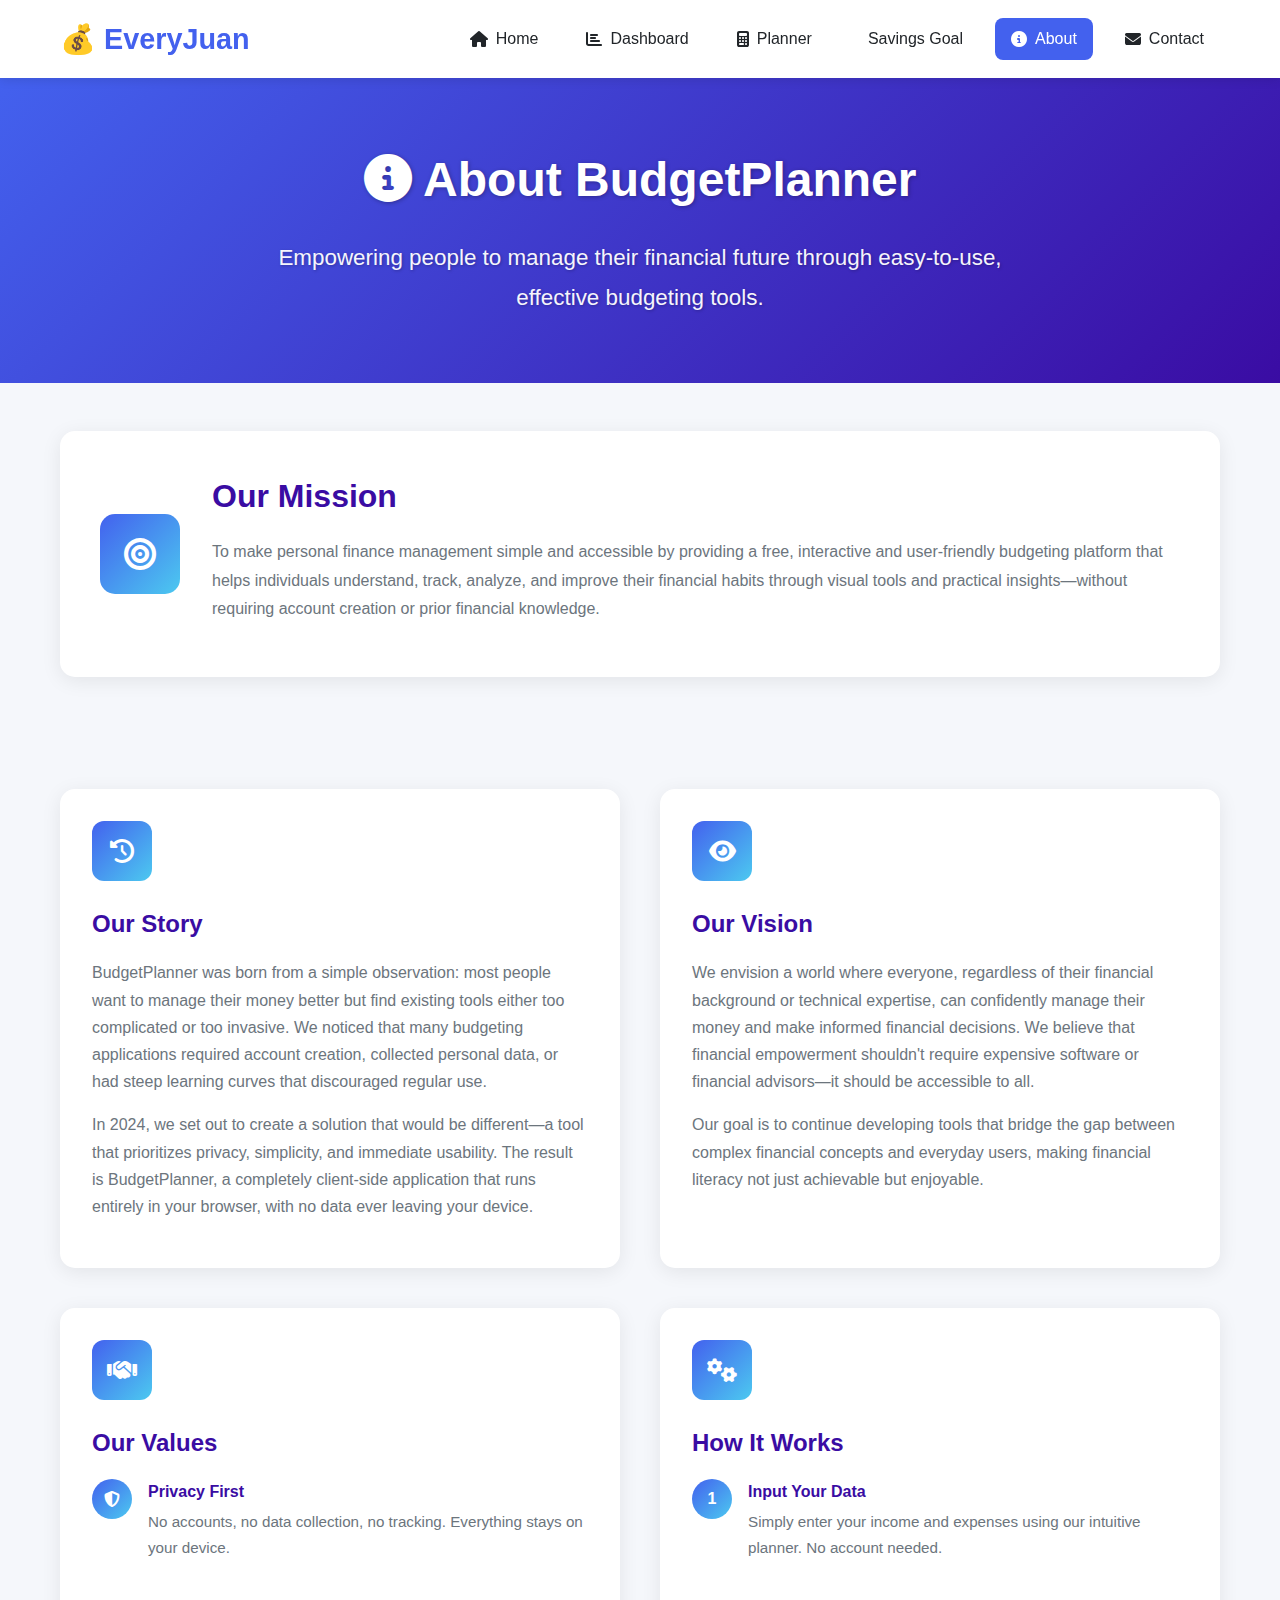
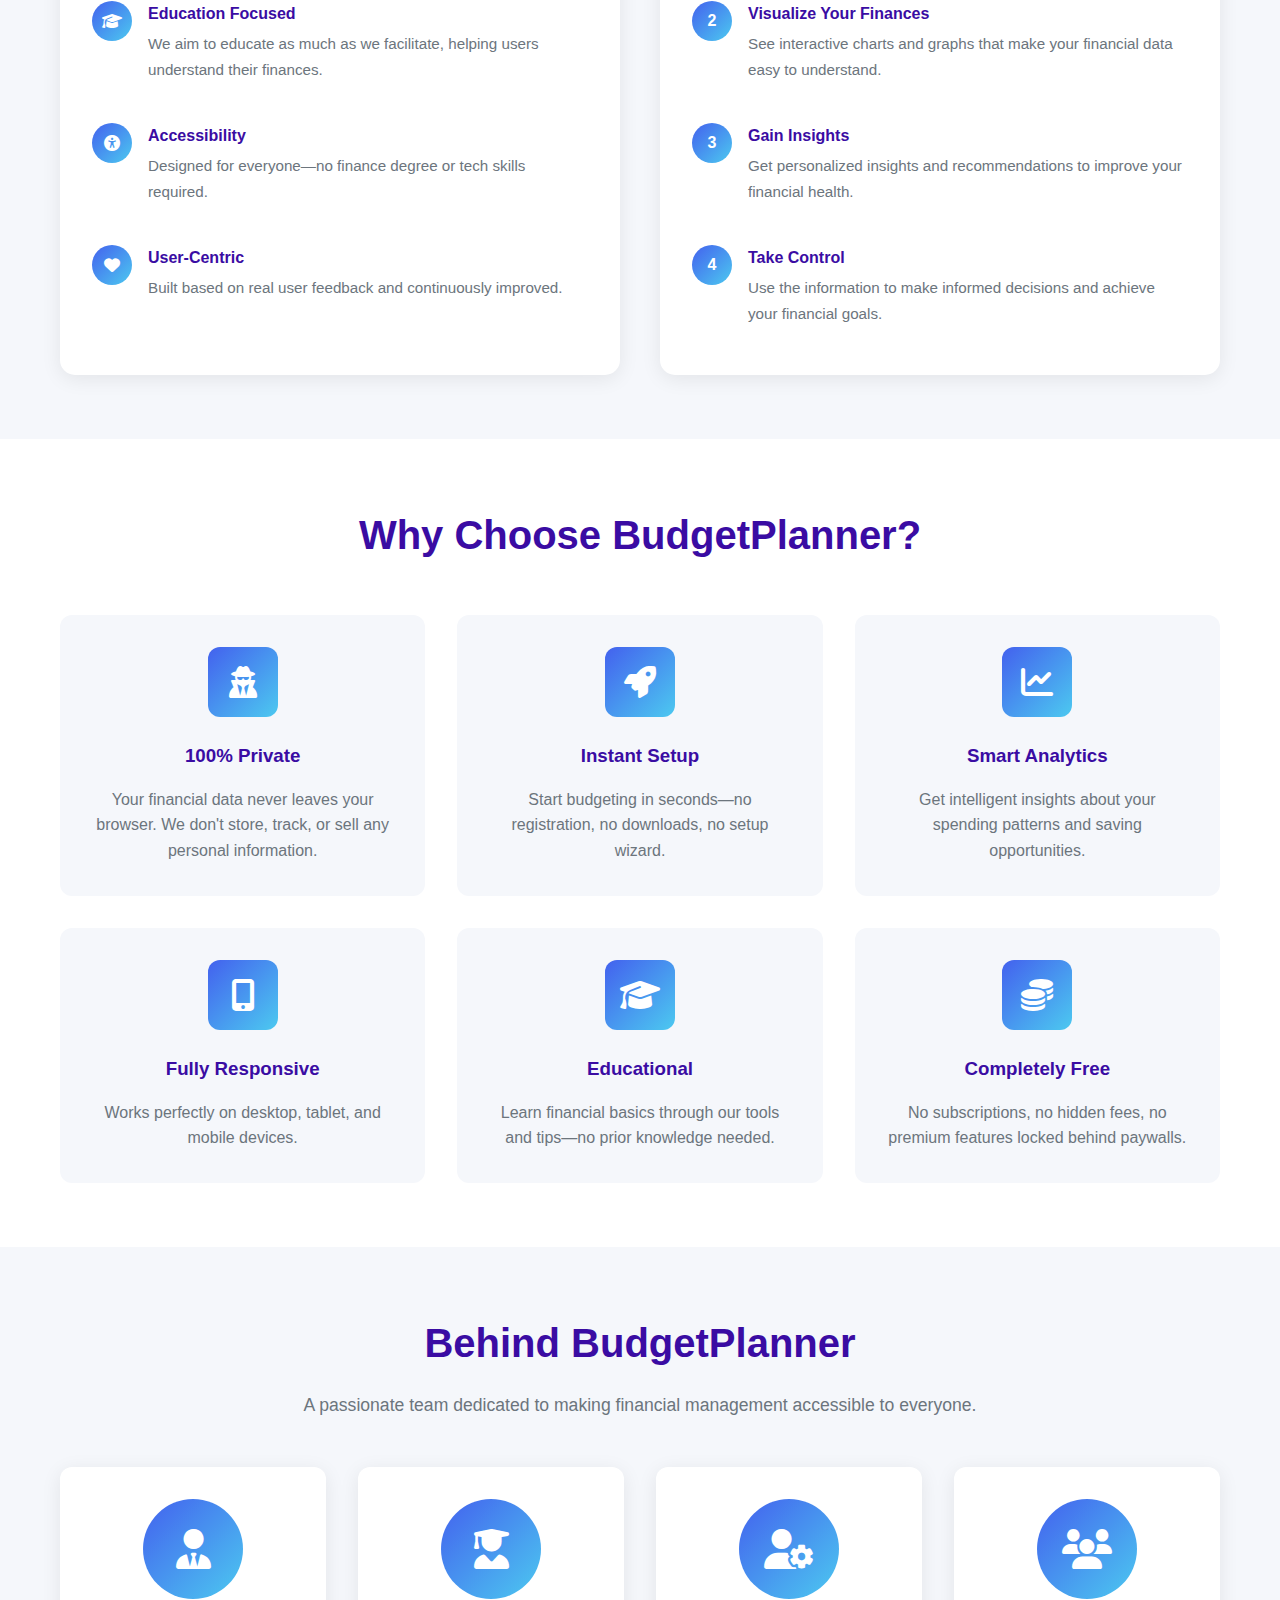
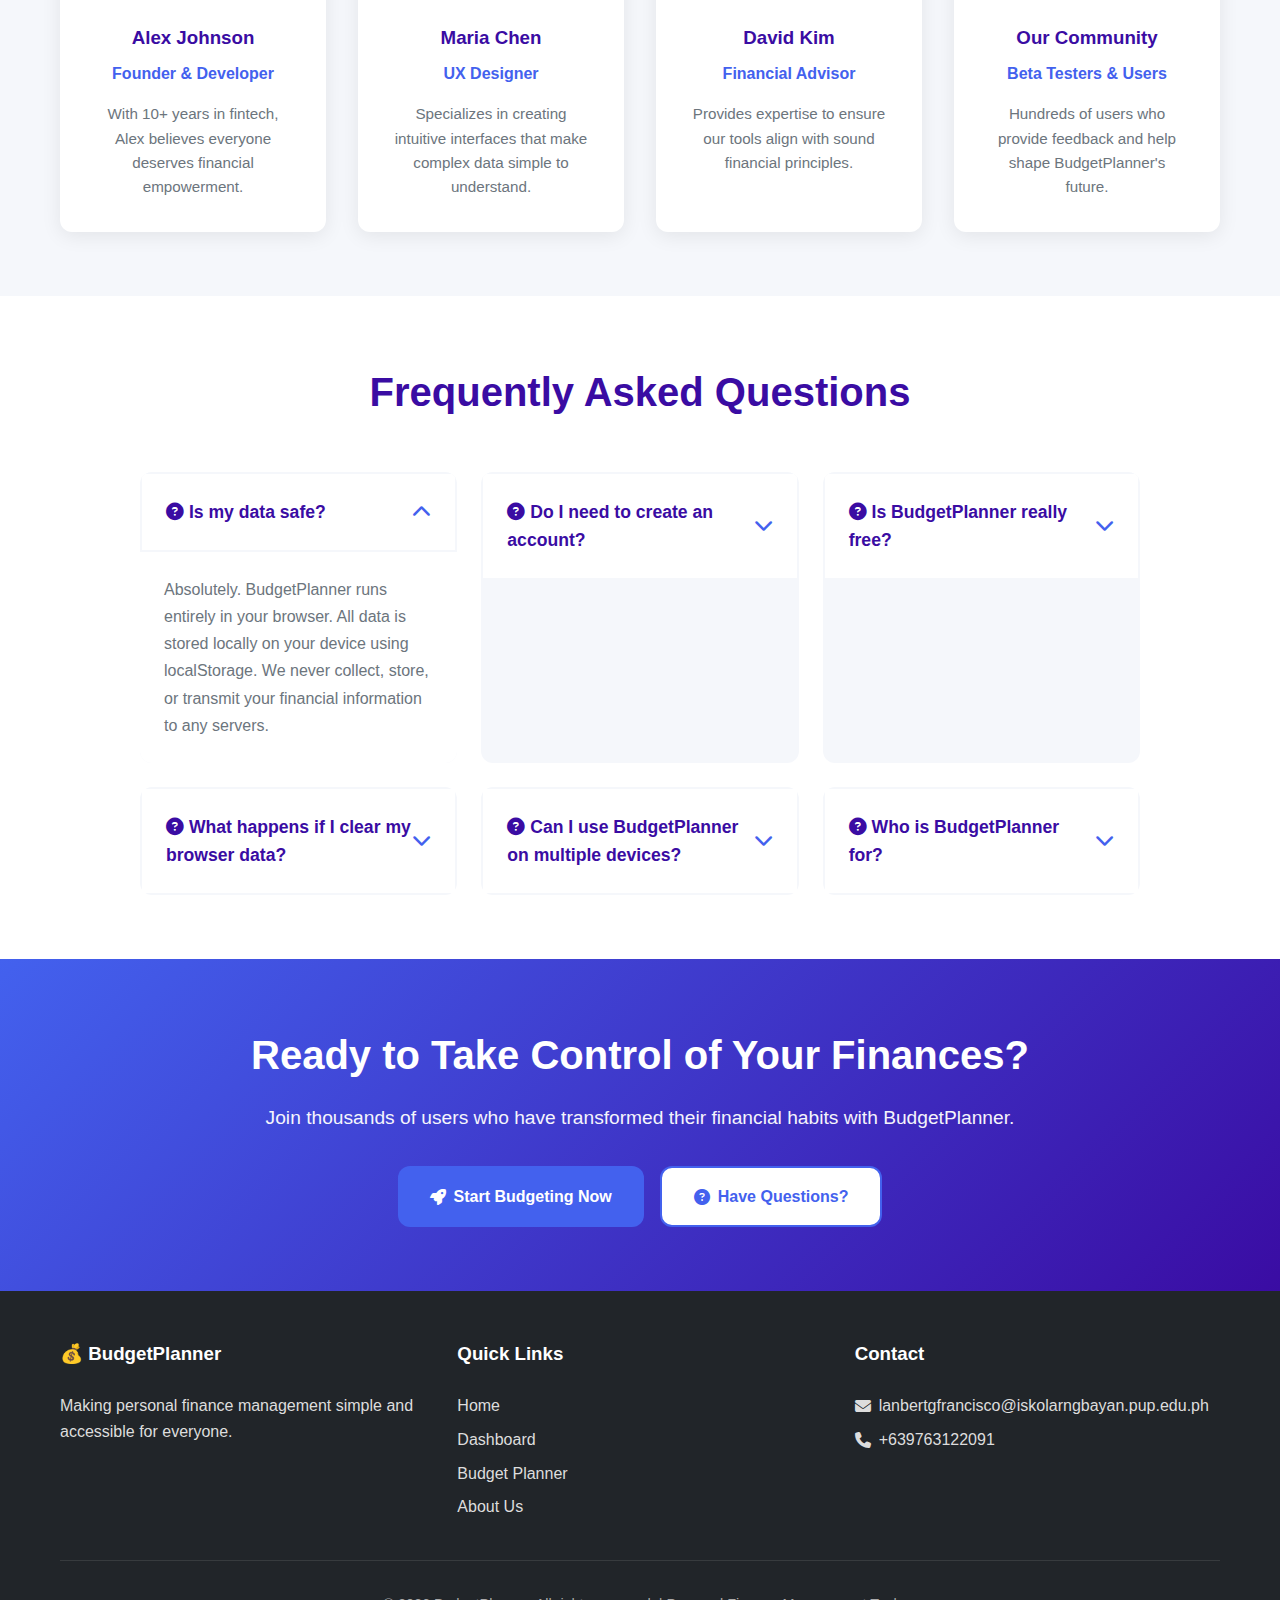
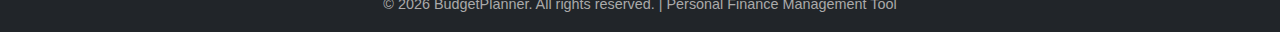
<file: About.html>
<!DOCTYPE html>
<html lang="en">
<head>
    <meta charset="UTF-8">
    <meta name="viewport" content="width=device-width, initial-scale=1.0">
    <title>About Us | BudgetPlanner</title>
    <link rel="stylesheet" href="style.css">
    <link rel="stylesheet" href="https://cdnjs.cloudflare.com/ajax/libs/font-awesome/6.4.0/css/all.min.css">
</head>
<body>
    <!-- Navigation -->
    <nav class="navbar">
        <div class="container">
            <a href="index.html" class="logo">💰 EveryJuan</a>
            <ul class="nav-links">
                <li><a href="index.html"><i class="fas fa-home"></i> Home</a></li>
                <li><a href="dashboard.html"><i class="fas fa-chart-bar"></i> Dashboard</a></li>
                <li><a href="planner.html"><i class="fas fa-calculator"></i> Planner</a></li>
                <li><a href="savings-goal.html"><i class="fas fa-target"></i> Savings Goal</a></li>
                <li><a href="about.html" class="active"><i class="fas fa-info-circle"></i> About</a></li>
                <li><a href="contact.html"><i class="fas fa-envelope"></i> Contact</a></li>
            </ul>
            <button class="menu-toggle">
                <i class="fas fa-bars"></i>
            </button>
        </div>
    </nav>

    <!-- Hero Section -->
    <section class="about-hero">
        <div class="container">
            <div class="hero-content">
                <h1><i class="fas fa-info-circle"></i> About BudgetPlanner</h1>
                <p class="hero-subtitle">Empowering people to manage their financial future through easy-to-use, effective budgeting tools.</p>
            </div>
        </div>
    </section>

    <!-- Mission Statement -->
    <section class="mission-section">
        <div class="container">
            <div class="mission-card">
                <div class="mission-icon">
                    <i class="fas fa-bullseye"></i>
                </div>
                <div class="mission-content">
                    <h2>Our Mission</h2>
                    <p>To make personal finance management simple and accessible by providing a free, interactive and user-friendly budgeting platform that helps individuals understand, track, analyze, and improve their financial habits through visual tools and practical insights—without requiring account creation or prior financial knowledge.</p>
                </div>
            </div>
        </div>
    </section>

    <!-- About Content -->
    <section class="about-content">
        <div class="container">
            <div class="about-grid">
                <!-- Project Story -->
                <div class="about-card">
                    <div class="about-icon">
                        <i class="fas fa-history"></i>
                    </div>
                    <h3>Our Story</h3>
                    <p>BudgetPlanner was born from a simple observation: most people want to manage their money better but find existing tools either too complicated or too invasive. We noticed that many budgeting applications required account creation, collected personal data, or had steep learning curves that discouraged regular use.</p>
                    <p>In 2024, we set out to create a solution that would be different—a tool that prioritizes privacy, simplicity, and immediate usability. The result is BudgetPlanner, a completely client-side application that runs entirely in your browser, with no data ever leaving your device.</p>
                </div>

                <!-- Vision -->
                <div class="about-card">
                    <div class="about-icon">
                        <i class="fas fa-eye"></i>
                    </div>
                    <h3>Our Vision</h3>
                    <p>We envision a world where everyone, regardless of their financial background or technical expertise, can confidently manage their money and make informed financial decisions. We believe that financial empowerment shouldn't require expensive software or financial advisors—it should be accessible to all.</p>
                    <p>Our goal is to continue developing tools that bridge the gap between complex financial concepts and everyday users, making financial literacy not just achievable but enjoyable.</p>
                </div>

                <!-- Values -->
                <div class="about-card">
                    <div class="about-icon">
                        <i class="fas fa-handshake"></i>
                    </div>
                    <h3>Our Values</h3>
                    <div class="values-list">
                        <div class="value-item">
                            <i class="fas fa-shield-alt"></i>
                            <div>
                                <h4>Privacy First</h4>
                                <p>No accounts, no data collection, no tracking. Everything stays on your device.</p>
                            </div>
                        </div>
                        <div class="value-item">
                            <i class="fas fa-graduation-cap"></i>
                            <div>
                                <h4>Education Focused</h4>
                                <p>We aim to educate as much as we facilitate, helping users understand their finances.</p>
                            </div>
                        </div>
                        <div class="value-item">
                            <i class="fas fa-universal-access"></i>
                            <div>
                                <h4>Accessibility</h4>
                                <p>Designed for everyone—no finance degree or tech skills required.</p>
                            </div>
                        </div>
                        <div class="value-item">
                            <i class="fas fa-heart"></i>
                            <div>
                                <h4>User-Centric</h4>
                                <p>Built based on real user feedback and continuously improved.</p>
                            </div>
                        </div>
                    </div>
                </div>

                <!-- How It Works -->
                <div class="about-card">
                    <div class="about-icon">
                        <i class="fas fa-cogs"></i>
                    </div>
                    <h3>How It Works</h3>
                    <div class="work-steps">
                        <div class="step">
                            <div class="step-number">1</div>
                            <div class="step-content">
                                <h4>Input Your Data</h4>
                                <p>Simply enter your income and expenses using our intuitive planner. No account needed.</p>
                            </div>
                        </div>
                        <div class="step">
                            <div class="step-number">2</div>
                            <div class="step-content">
                                <h4>Visualize Your Finances</h4>
                                <p>See interactive charts and graphs that make your financial data easy to understand.</p>
                            </div>
                        </div>
                        <div class="step">
                            <div class="step-number">3</div>
                            <div class="step-content">
                                <h4>Gain Insights</h4>
                                <p>Get personalized insights and recommendations to improve your financial health.</p>
                            </div>
                        </div>
                        <div class="step">
                            <div class="step-number">4</div>
                            <div class="step-content">
                                <h4>Take Control</h4>
                                <p>Use the information to make informed decisions and achieve your financial goals.</p>
                            </div>
                        </div>
                    </div>
                </div>
            </div>
        </div>
    </section>

    <!-- Features Highlight -->
    <section class="features-highlight">
        <div class="container">
            <h2>Why Choose BudgetPlanner?</h2>
            <div class="features-grid">
                <div class="feature-highlight">
                    <div class="feature-icon">
                        <i class="fas fa-user-secret"></i>
                    </div>
                    <h3>100% Private</h3>
                    <p>Your financial data never leaves your browser. We don't store, track, or sell any personal information.</p>
                </div>
                <div class="feature-highlight">
                    <div class="feature-icon">
                        <i class="fas fa-rocket"></i>
                    </div>
                    <h3>Instant Setup</h3>
                    <p>Start budgeting in seconds—no registration, no downloads, no setup wizard.</p>
                </div>
                <div class="feature-highlight">
                    <div class="feature-icon">
                        <i class="fas fa-chart-line"></i>
                    </div>
                    <h3>Smart Analytics</h3>
                    <p>Get intelligent insights about your spending patterns and saving opportunities.</p>
                </div>
                <div class="feature-highlight">
                    <div class="feature-icon">
                        <i class="fas fa-mobile-alt"></i>
                    </div>
                    <h3>Fully Responsive</h3>
                    <p>Works perfectly on desktop, tablet, and mobile devices.</p>
                </div>
                <div class="feature-highlight">
                    <div class="feature-icon">
                        <i class="fas fa-graduation-cap"></i>
                    </div>
                    <h3>Educational</h3>
                    <p>Learn financial basics through our tools and tips—no prior knowledge needed.</p>
                </div>
                <div class="feature-highlight">
                    <div class="feature-icon">
                        <i class="fas fa-coins"></i>
                    </div>
                    <h3>Completely Free</h3>
                    <p>No subscriptions, no hidden fees, no premium features locked behind paywalls.</p>
                </div>
            </div>
        </div>
    </section>

    <!-- Team Section -->
    <section class="team-section">
        <div class="container">
            <h2>Behind BudgetPlanner</h2>
            <p class="section-subtitle">A passionate team dedicated to making financial management accessible to everyone.</p>
            
            <div class="team-grid">
                <div class="team-member">
                    <div class="member-avatar">
                        <i class="fas fa-user-tie"></i>
                    </div>
                    <h3>Alex Johnson</h3>
                    <p class="member-role">Founder & Developer</p>
                    <p class="member-bio">With 10+ years in fintech, Alex believes everyone deserves financial empowerment.</p>
                </div>
                
                <div class="team-member">
                    <div class="member-avatar">
                        <i class="fas fa-user-graduate"></i>
                    </div>
                    <h3>Maria Chen</h3>
                    <p class="member-role">UX Designer</p>
                    <p class="member-bio">Specializes in creating intuitive interfaces that make complex data simple to understand.</p>
                </div>
                
                <div class="team-member">
                    <div class="member-avatar">
                        <i class="fas fa-user-cog"></i>
                    </div>
                    <h3>David Kim</h3>
                    <p class="member-role">Financial Advisor</p>
                    <p class="member-bio">Provides expertise to ensure our tools align with sound financial principles.</p>
                </div>
                
                <div class="team-member">
                    <div class="member-avatar">
                        <i class="fas fa-users"></i>
                    </div>
                    <h3>Our Community</h3>
                    <p class="member-role">Beta Testers & Users</p>
                    <p class="member-bio">Hundreds of users who provide feedback and help shape BudgetPlanner's future.</p>
                </div>
            </div>
        </div>
    </section>

    <!-- FAQ Section -->
    <section class="faq-section">
        <div class="container">
            <h2>Frequently Asked Questions</h2>
            <div class="faq-grid">
                <div class="faq-item">
                    <div class="faq-question">
                        <h3><i class="fas fa-question-circle"></i> Is my data safe?</h3>
                        <button class="faq-toggle"><i class="fas fa-chevron-down"></i></button>
                    </div>
                    <div class="faq-answer">
                        <p>Absolutely. BudgetPlanner runs entirely in your browser. All data is stored locally on your device using localStorage. We never collect, store, or transmit your financial information to any servers.</p>
                    </div>
                </div>
                
                <div class="faq-item">
                    <div class="faq-question">
                        <h3><i class="fas fa-question-circle"></i> Do I need to create an account?</h3>
                        <button class="faq-toggle"><i class="fas fa-chevron-down"></i></button>
                    </div>
                    <div class="faq-answer">
                        <p>No account creation is required! You can start using BudgetPlanner immediately. This also means you don't need to remember another username and password.</p>
                    </div>
                </div>
                
                <div class="faq-item">
                    <div class="faq-question">
                        <h3><i class="fas fa-question-circle"></i> Is BudgetPlanner really free?</h3>
                        <button class="faq-toggle"><i class="fas fa-chevron-down"></i></button>
                    </div>
                    <div class="faq-answer">
                        <p>Yes, completely free. There are no hidden fees, subscription plans, or premium features. We believe financial tools should be accessible to everyone regardless of their economic situation.</p>
                    </div>
                </div>
                
                <div class="faq-item">
                    <div class="faq-question">
                        <h3><i class="fas fa-question-circle"></i> What happens if I clear my browser data?</h3>
                        <button class="faq-toggle"><i class="fas fa-chevron-down"></i></button>
                    </div>
                    <div class="faq-answer">
                        <p>Since data is stored locally, clearing your browser cache will delete your budget data. We recommend using the Export feature regularly to backup your data. You can import it back anytime.</p>
                    </div>
                </div>
                
                <div class="faq-item">
                    <div class="faq-question">
                        <h3><i class="fas fa-question-circle"></i> Can I use BudgetPlanner on multiple devices?</h3>
                        <button class="faq-toggle"><i class="fas fa-chevron-down"></i></button>
                    </div>
                    <div class="faq-answer">
                        <p>Yes, but you'll need to export your data from one device and import it on another. Since we don't sync data to the cloud, you manually manage transfers between devices using our Export/Import feature.</p>
                    </div>
                </div>
                
                <div class="faq-item">
                    <div class="faq-question">
                        <h3><i class="fas fa-question-circle"></i> Who is BudgetPlanner for?</h3>
                        <button class="faq-toggle"><i class="fas fa-chevron-down"></i></button>
                    </div>
                    <div class="faq-answer">
                        <p>Anyone who wants to better understand and manage their finances! Students, professionals, families, retirees—if you have income and expenses, BudgetPlanner can help you organize and optimize them.</p>
                    </div>
                </div>
            </div>
        </div>
    </section>

    <!-- Call to Action -->
    <section class="cta-section">
        <div class="container">
            <div class="cta-content">
                <h2>Ready to Take Control of Your Finances?</h2>
                <p>Join thousands of users who have transformed their financial habits with BudgetPlanner.</p>
                <div class="cta-buttons">
                    <a href="planner.html" class="btn btn-primary">
                        <i class="fas fa-rocket"></i> Start Budgeting Now
                    </a>
                    <a href="contact.html" class="btn btn-secondary">
                        <i class="fas fa-question-circle"></i> Have Questions?
                    </a>
                </div>
            </div>
        </div>
    </section>

    <!-- Footer -->
    <footer class="footer">
        <div class="container">
            <div class="footer-content">
                <div class="footer-section">
                    <h3>💰 BudgetPlanner</h3>
                    <p>Making personal finance management simple and accessible for everyone.</p>
                </div>
                <div class="footer-section">
                    <h3>Quick Links</h3>
                    <ul>
                        <li><a href="index.html">Home</a></li>
                        <li><a href="dashboard.html">Dashboard</a></li>
                        <li><a href="planner.html">Budget Planner</a></li>
                        <li><a href="about.html">About Us</a></li>
                    </ul>
                </div>
                <div class="footer-section">
                    <h3>Contact</h3>
                    <p><i class="fas fa-envelope"></i> lanbertgfrancisco@iskolarngbayan.pup.edu.ph</p>
                    <p><i class="fas fa-phone"></i> +639763122091</p>
                </div>
            </div>
            <div class="footer-bottom">
                <p>&copy; <span id="current-year">2024</span> BudgetPlanner. All rights reserved. | Personal Finance Management Tool</p>
            </div>
        </div>
    </footer>

    <!-- JavaScript for FAQ and current year -->
    <script>
        document.addEventListener('DOMContentLoaded', function() {
            // Set current year
            document.getElementById('current-year').textContent = new Date().getFullYear();
            
            // FAQ toggle functionality
            const faqToggles = document.querySelectorAll('.faq-toggle');
            faqToggles.forEach(toggle => {
                toggle.addEventListener('click', function() {
                    const faqItem = this.closest('.faq-item');
                    const answer = faqItem.querySelector('.faq-answer');
                    const icon = this.querySelector('i');
                    
                    // Toggle answer visibility
                    answer.style.display = answer.style.display === 'block' ? 'none' : 'block';
                    
                    // Rotate icon
                    icon.style.transform = answer.style.display === 'block' ? 'rotate(180deg)' : 'rotate(0deg)';
                    
                    // Update aria-expanded
                    const isExpanded = answer.style.display === 'block';
                    this.setAttribute('aria-expanded', isExpanded);
                });
            });
            
            // Open first FAQ by default
            if (faqToggles.length > 0) {
                faqToggles[0].click();
            }
            
            // Menu toggle for mobile
            const menuToggle = document.querySelector('.menu-toggle');
            const navLinks = document.querySelector('.nav-links');
            
            if (menuToggle) {
                menuToggle.addEventListener('click', () => {
                    navLinks.classList.toggle('active');
                });
            }
        });
    </script>

    <script src="script.js"></script>
</body>
</html>
</file>
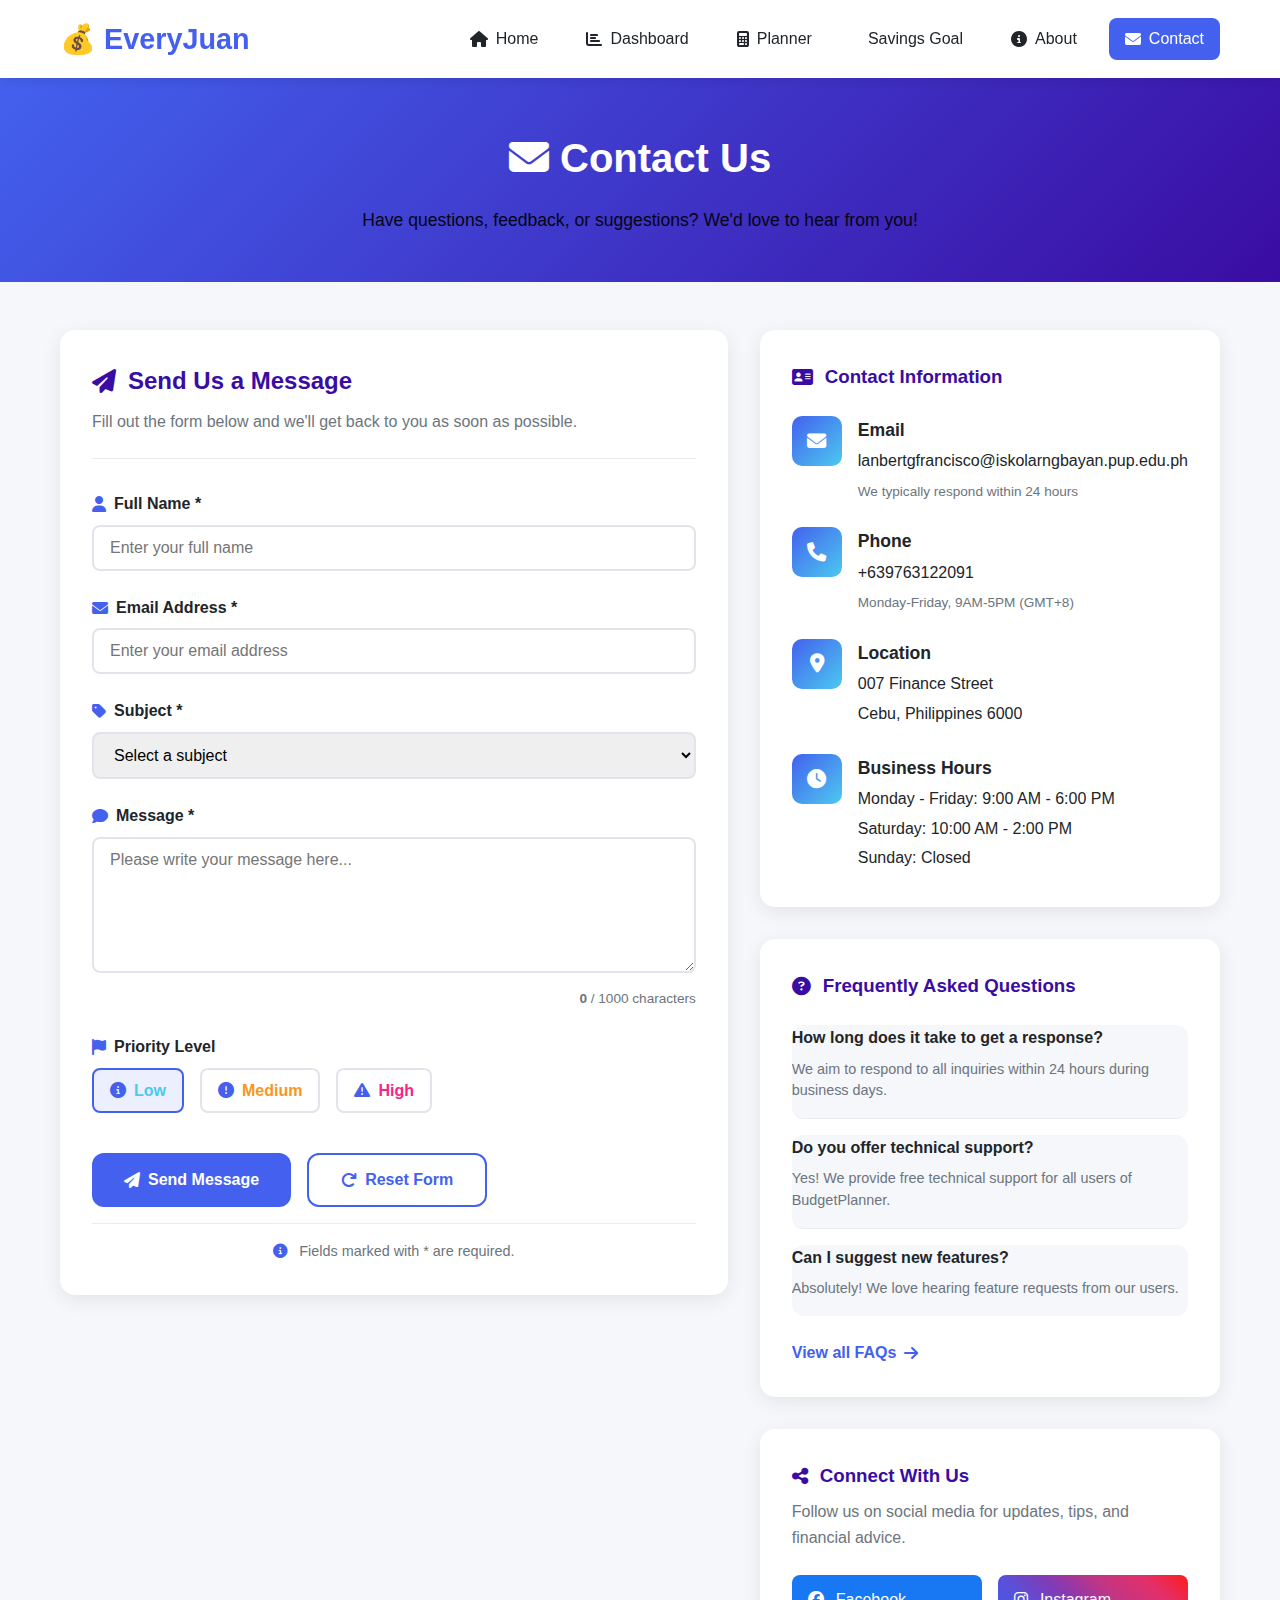
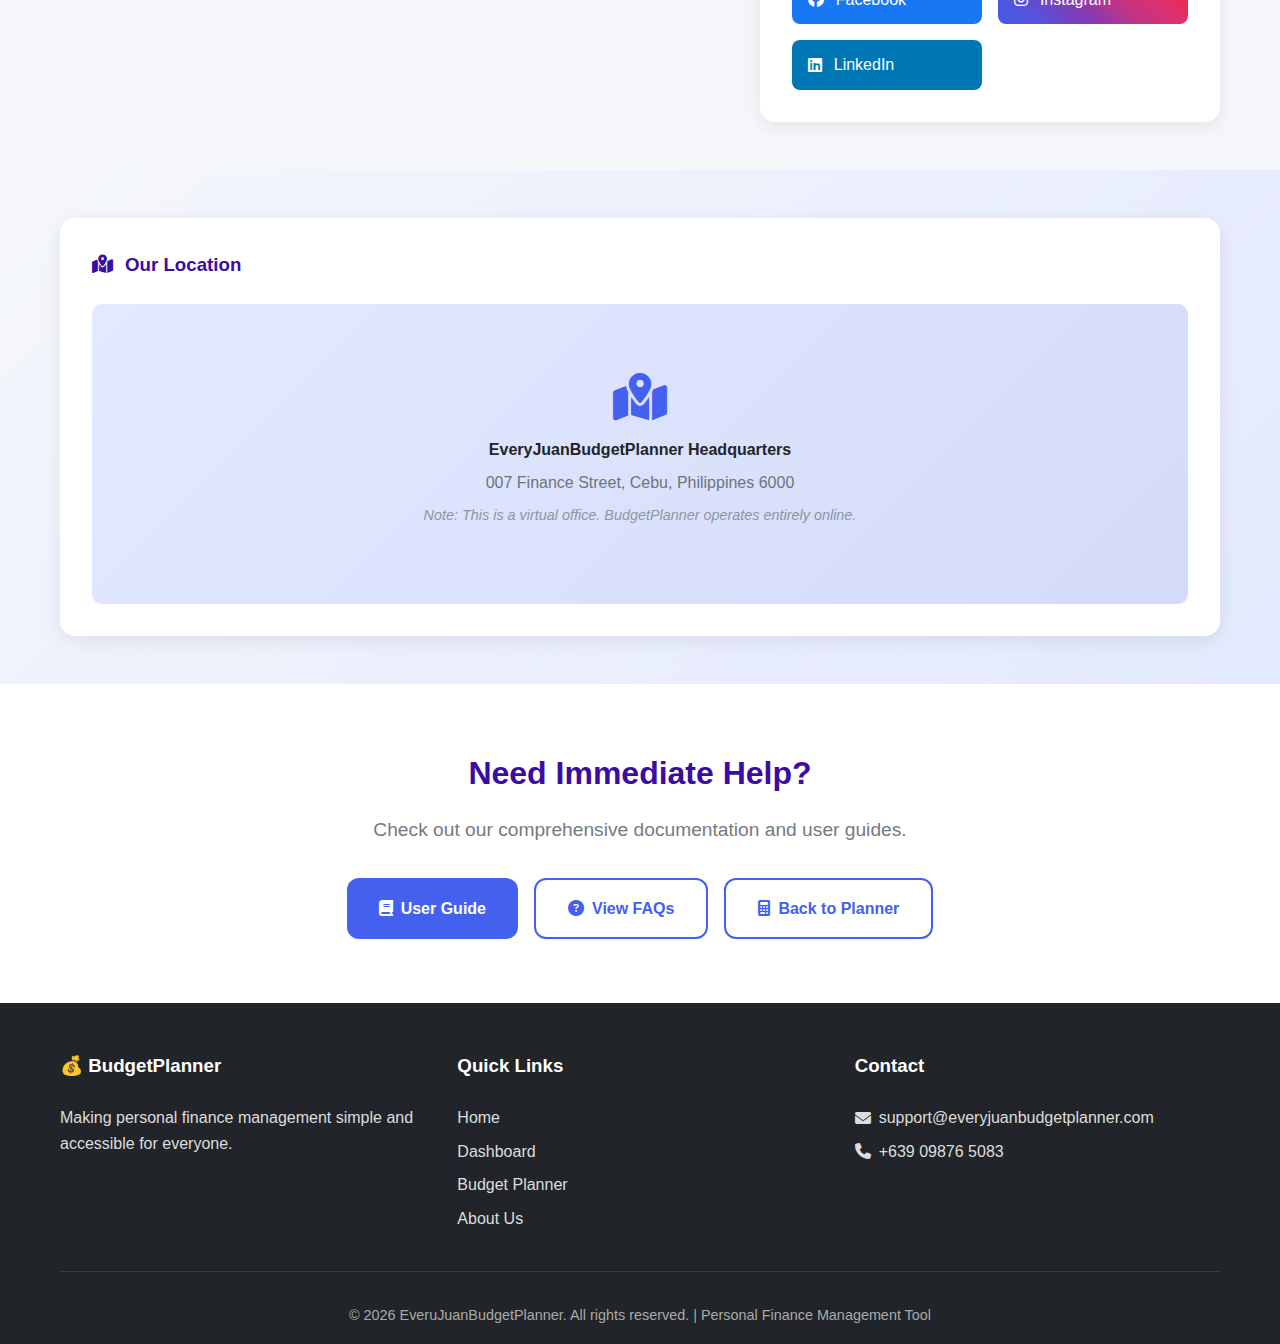
<file: contact.html>
<!DOCTYPE html>
<html lang="en">
<head>
    <meta charset="UTF-8">
    <meta name="viewport" content="width=device-width, initial-scale=1.0">
    <title>Contact Us | BudgetPlanner</title>
    <link rel="stylesheet" href="style.css">
    <link rel="stylesheet" href="https://cdnjs.cloudflare.com/ajax/libs/font-awesome/6.4.0/css/all.min.css">
</head>
<body>
    <nav class="navbar">
        <div class="container">
            <a href="index.html" class="logo">💰 EveryJuan</a>
            <ul class="nav-links">
                <li><a href="index.html"><i class="fas fa-home"></i> Home</a></li>
                <li><a href="dashboard.html"><i class="fas fa-chart-bar"></i> Dashboard</a></li>
                <li><a href="planner.html"><i class="fas fa-calculator"></i> Planner</a></li>
                <li><a href="savings-goal.html"><i class="fas fa-target"></i> Savings Goal</a></li>
                <li><a href="about.html"><i class="fas fa-info-circle"></i> About</a></li>
                <li><a href="contact.html" class="active"><i class="fas fa-envelope"></i> Contact</a></li>
            </ul>
            <button class="menu-toggle">
                <i class="fas fa-bars"></i>
            </button>
        </div>
    </nav>

    <section class="contact-hero">
    <div class="container">
        <div class="hero-content">
            <h1><i class="fas fa-envelope"></i> Contact Us</h1>
            <p class="hero-subtitle" style="color: black;">
                Have questions, feedback, or suggestions? We'd love to hear from you!
            </p>
        </div>
    </div>
</section>

    <section class="contact-content">
        <div class="container">
            <div class="contact-grid">
                <div class="contact-form-section">
                    <div class="form-card">
                        <h2><i class="fas fa-paper-plane"></i> Send Us a Message</h2>
                        <p class="form-subtitle">Fill out the form below and we'll get back to you as soon as possible.</p>
                        
                        <form id="contact-form">
                            <div id="form-messages" class="form-messages"></div>
                            
                            <div class="form-group">
                                <label for="contact-name">
                                    <i class="fas fa-user"></i> Full Name *
                                </label>
                                <input type="text" id="contact-name" class="form-control" 
                                       placeholder="Enter your full name" 
                                       minlength="2" maxlength="50">
                                <div class="error-message" id="name-error"></div>
                            </div>
                            
                            <div class="form-group">
                                <label for="contact-email">
                                    <i class="fas fa-envelope"></i> Email Address *
                                </label>
                                <input type="email" id="contact-email" class="form-control" 
                                       placeholder="Enter your email address">
                                <div class="error-message" id="email-error"></div>
                            </div>
                            
                            <div class="form-group">
                                <label for="contact-subject">
                                    <i class="fas fa-tag"></i> Subject *
                                </label>
                                <select id="contact-subject" class="form-control">
                                    <option value="">Select a subject</option>
                                    <option value="general">General Inquiry</option>
                                    <option value="feedback">Feature Request/Feedback</option>
                                    <option value="bug">Report a Bug</option>
                                    <option value="help">Need Help Using BudgetPlanner</option>
                                    <option value="privacy">Privacy Question</option>
                                    <option value="other">Other</option>
                                </select>
                                <div class="error-message" id="subject-error"></div>
                            </div>
                            
                            <div class="form-group">
                                <label for="contact-message">
                                    <i class="fas fa-comment"></i> Message *
                                </label>
                                <textarea id="contact-message" class="form-control" 
                                          placeholder="Please write your message here..." 
                                          rows="6" minlength="10" maxlength="1000"></textarea>
                                <div class="char-counter">
                                    <span id="char-count">0</span> / 1000 characters
                                </div>
                                <div class="error-message" id="message-error"></div>
                            </div>
                            
                            <div class="form-group">
                                <label for="contact-priority">
                                    <i class="fas fa-flag"></i> Priority Level
                                </label>
                                <div class="priority-options">
                                    <label class="priority-option">
                                        <input type="radio" name="priority" value="low" checked>
                                        <span class="priority-label low">
                                            <i class="fas fa-info-circle"></i> Low
                                        </span>
                                    </label>
                                    <label class="priority-option">
                                        <input type="radio" name="priority" value="medium">
                                        <span class="priority-label medium">
                                            <i class="fas fa-exclamation-circle"></i> Medium
                                        </span>
                                    </label>
                                    <label class="priority-option">
                                        <input type="radio" name="priority" value="high">
                                        <span class="priority-label high">
                                            <i class="fas fa-exclamation-triangle"></i> High
                                        </span>
                                    </label>
                                </div>
                            </div>
                            
                            <div class="form-actions">
                                <button type="submit" id="submit-btn" class="btn btn-primary">
                                    <i class="fas fa-paper-plane"></i> Send Message
                                </button>
                                <button type="button" id="reset-btn" class="btn btn-secondary">
                                    <i class="fas fa-redo"></i> Reset Form
                                </button>
                            </div>
                            
                            <p class="form-note">
                                <i class="fas fa-info-circle"></i> Fields marked with * are required.
                            </p>
                        </form>
                    </div>
                </div>
                
                <div class="contact-info-section">
                    <div class="info-card">
                        <h3><i class="fas fa-address-card"></i> Contact Information</h3>
                        <div class="contact-methods">
                            <div class="contact-method">
                                <div class="method-icon">
                                    <i class="fas fa-envelope"></i>
                                </div>
                                <div class="method-content">
                                    <h4>Email</h4>
                                    <p>lanbertgfrancisco@iskolarngbayan.pup.edu.ph</p>
                                    <small>We typically respond within 24 hours</small>
                                </div>
                            </div>
                            
                            <div class="contact-method">
                                <div class="method-icon">
                                    <i class="fas fa-phone"></i>
                                </div>
                                <div class="method-content">
                                    <h4>Phone</h4>
                                    <p>+639763122091</p>
                                    <small>Monday-Friday, 9AM-5PM (GMT+8)</small>
                                </div>
                            </div>
                            
                            <div class="contact-method">
                                <div class="method-icon">
                                    <i class="fas fa-map-marker-alt"></i>
                                </div>
                                <div class="method-content">
                                    <h4>Location</h4>
                                    <p>007 Finance Street</p>
                                    <p>Cebu, Philippines 6000</p>
                                </div>
                            </div>
                            
                            <div class="contact-method">
                                <div class="method-icon">
                                    <i class="fas fa-clock"></i>
                                </div>
                                <div class="method-content">
                                    <h4>Business Hours</h4>
                                    <p>Monday - Friday: 9:00 AM - 6:00 PM</p>
                                    <p>Saturday: 10:00 AM - 2:00 PM</p>
                                    <p>Sunday: Closed</p>
                                </div>
                            </div>
                        </div>
                    </div>
                    
                    <div class="faq-preview">
                        <h3><i class="fas fa-question-circle"></i> Frequently Asked Questions</h3>
                        <div class="faq-list">
                            <div class="faq-item">
                                <h4>How long does it take to get a response?</h4>
                                <p>We aim to respond to all inquiries within 24 hours during business days.</p>
                            </div>
                            <div class="faq-item">
                                <h4>Do you offer technical support?</h4>
                                <p>Yes! We provide free technical support for all users of BudgetPlanner.</p>
                            </div>
                            <div class="faq-item">
                                <h4>Can I suggest new features?</h4>
                                <p>Absolutely! We love hearing feature requests from our users.</p>
                            </div>
                        </div>
                        <a href="about.html#faq" class="btn-link">
                            View all FAQs <i class="fas fa-arrow-right"></i>
                        </a>
                    </div>
                    
                    <div class="social-card">
                        <h3><i class="fas fa-share-alt"></i> Connect With Us</h3>
                        <p>Follow us on social media for updates, tips, and financial advice.</p>
                        <div class="social-links">
                            
                            <a href="#" class="social-link facebook">
                                <i class="fab fa-facebook"></i>
                                <span>Facebook</span>
                            </a>
                            <a href="#" class="social-link instagram">
                                <i class="fab fa-instagram"></i>
                                <span>Instagram</span>
                            </a>
                            <a href="#" class="social-link linkedin">
                                <i class="fab fa-linkedin"></i>
                                <span>LinkedIn</span>
                            </a>
                         
                            </a>
                        </div>
                    </div>
                </div>
            </div>
        </div>
    </section>

    <section class="map-section">
        <div class="container">
            <div class="map-card">
                <h3><i class="fas fa-map-marked-alt"></i> Our Location</h3>
                <div class="map-placeholder">
                    <div class="map-content">
                        <i class="fas fa-map-marked-alt"></i>
                        <h4>EveryJuanBudgetPlanner Headquarters</h4>
                        <p>007 Finance Street, Cebu, Philippines 6000</p>
                        <p class="map-note">Note: This is a virtual office. BudgetPlanner operates entirely online.</p>
                    </div>
                </div>
            </div>
        </div>
    </section>

    <section class="cta-section">
        <div class="container">
            <div class="cta-content">
                <h2>Need Immediate Help?</h2>
                <p>Check out our comprehensive documentation and user guides.</p>
                <div class="cta-buttons">
                    <a href="#" class="btn btn-primary">
                        <i class="fas fa-book"></i> User Guide
                    </a>
                    <a href="about.html#faq" class="btn btn-secondary">
                        <i class="fas fa-question-circle"></i> View FAQs
                    </a>
                    <a href="planner.html" class="btn btn-outline">
                        <i class="fas fa-calculator"></i> Back to Planner
                    </a>
                </div>
            </div>
        </div>
    </section>

    <footer class="footer">
        <div class="container">
            <div class="footer-content">
                <div class="footer-section">
                    <h3>💰 BudgetPlanner</h3>
                    <p>Making personal finance management simple and accessible for everyone.</p>
                </div>
                <div class="footer-section">
                    <h3>Quick Links</h3>
                    <ul>
                        <li><a href="index.html">Home</a></li>
                        <li><a href="dashboard.html">Dashboard</a></li>
                        <li><a href="planner.html">Budget Planner</a></li>
                        <li><a href="about.html">About Us</a></li>
                    </ul>
                </div>
                <div class="footer-section">
                    <h3>Contact</h3>
                    <p><i class="fas fa-envelope"></i> support@everyjuanbudgetplanner.com</p>
                    <p><i class="fas fa-phone"></i> +639 09876 5083</p>
                </div>
            </div>
            <div class="footer-bottom">
                <p>&copy; <span id="current-year">2026</span> EveruJuanBudgetPlanner. All rights reserved. | Personal Finance Management Tool</p>
            </div>
        </div>
    </footer>

    <script>
        document.addEventListener('DOMContentLoaded', function() {
            document.getElementById('current-year').textContent = new Date().getFullYear();
            
            const menuToggle = document.querySelector('.menu-toggle');
            const navLinks = document.querySelector('.nav-links');
            
            if (menuToggle) {
                menuToggle.addEventListener('click', () => {
                    navLinks.classList.toggle('active');
                });
            }
            
            const contactForm = document.getElementById('contact-form');
            const nameInput = document.getElementById('contact-name');
            const emailInput = document.getElementById('contact-email');
            const subjectSelect = document.getElementById('contact-subject');
            const messageTextarea = document.getElementById('contact-message');
            const charCount = document.getElementById('char-count');
            const submitBtn = document.getElementById('submit-btn');
            const resetBtn = document.getElementById('reset-btn');
            
            messageTextarea.addEventListener('input', function() {
                const currentLength = this.value.length;
                charCount.textContent = currentLength;
                
                if (currentLength > 900) {
                    charCount.style.color = '#f72585';
                } else if (currentLength > 800) {
                    charCount.style.color = '#f8961e';
                } else {
                    charCount.style.color = '#4cc9f0';
                }
            });
            
            function validateName() {
                const name = nameInput.value.trim();
                const errorElement = document.getElementById('name-error');
                
                if (!name) {
                    showError(nameInput, errorElement, 'Please enter your name');
                    return false;
                }
                
                if (name.length < 2) {
                    showError(nameInput, errorElement, 'Name must be at least 2 characters');
                    return false;
                }
                
                if (name.length > 50) {
                    showError(nameInput, errorElement, 'Name cannot exceed 50 characters');
                    return false;
                }
                
                clearError(nameInput, errorElement);
                return true;
            }
            
            function validateEmail() {
                const email = emailInput.value.trim();
                const errorElement = document.getElementById('email-error');
                const emailRegex = /^[^\s@]+@[^\s@]+\.[^\s@]+$/;
                
                if (!email) {
                    showError(emailInput, errorElement, 'Please enter your email address');
                    return false;
                }
                
                if (!emailRegex.test(email)) {
                    showError(emailInput, errorElement, 'Please enter a valid email address');
                    return false;
                }
                
                clearError(emailInput, errorElement);
                return true;
            }
            
            function validateSubject() {
                const subject = subjectSelect.value;
                const errorElement = document.getElementById('subject-error');
                
                if (!subject) {
                    showError(subjectSelect, errorElement, 'Please select a subject');
                    return false;
                }
                
                clearError(subjectSelect, errorElement);
                return true;
            }
            
            function validateMessage() {
                const message = messageTextarea.value.trim();
                const errorElement = document.getElementById('message-error');
                
                if (!message) {
                    showError(messageTextarea, errorElement, 'Please enter your message');
                    return false;
                }
                
                if (message.length < 10) {
                    showError(messageTextarea, errorElement, 'Message must be at least 10 characters');
                    return false;
                }
                
                if (message.length > 1000) {
                    showError(messageTextarea, errorElement, 'Message cannot exceed 1000 characters');
                    return false;
                }
                
                clearError(messageTextarea, errorElement);
                return true;
            }
            
            function showError(input, errorElement, message) {
                input.classList.add('error');
                errorElement.textContent = message;
                errorElement.style.display = 'block';
            }
            
            function clearError(input, errorElement) {
                input.classList.remove('error');
                errorElement.textContent = '';
                errorElement.style.display = 'none';
            }
            
            nameInput.addEventListener('blur', validateName);
            nameInput.addEventListener('input', function() {
                if (this.classList.contains('error')) {
                    validateName();
                }
            });
            
            emailInput.addEventListener('blur', validateEmail);
            emailInput.addEventListener('input', function() {
                if (this.classList.contains('error')) {
                    validateEmail();
                }
            });
            
            subjectSelect.addEventListener('change', validateSubject);
            messageTextarea.addEventListener('blur', validateMessage);
            messageTextarea.addEventListener('input', function() {
                if (this.classList.contains('error')) {
                    validateMessage();
                }
            });
            
            contactForm.addEventListener('submit', function(e) {
                e.preventDefault();
                
                const isNameValid = validateName();
                const isEmailValid = validateEmail();
                const isSubjectValid = validateSubject();
                const isMessageValid = validateMessage();
                
                if (isNameValid && isEmailValid && isSubjectValid && isMessageValid) {
                    const originalText = submitBtn.innerHTML;
                    submitBtn.innerHTML = '<i class="fas fa-spinner fa-spin"></i> Sending...';
                    submitBtn.disabled = true;
                    
                    setTimeout(() => {
                        const formMessages = document.getElementById('form-messages');
                        formMessages.innerHTML = `
                            <div class="alert alert-success">
                                <i class="fas fa-check-circle"></i>
                                <div>
                                    <h4>Message Sent Successfully!</h4>
                                    <p>Thank you for contacting us. We've received your message and will respond within 24 hours.</p>
                                    <p><strong>Reference ID:</strong> BP-${Date.now().toString().slice(-6)}</p>
                                </div>
                            </div>
                        `;
                        
                        contactForm.reset();
                        charCount.textContent = '0';
                        
                        submitBtn.innerHTML = originalText;
                        submitBtn.disabled = false;
                        
                        formMessages.scrollIntoView({ behavior: 'smooth', block: 'center' });
                        
                        setTimeout(() => {
                            formMessages.innerHTML = '';
                        }, 10000);
                        
                        const formData = {
                            name: nameInput.value.trim(),
                            email: emailInput.value.trim(),
                            subject: subjectSelect.value,
                            message: messageTextarea.value.trim(),
                            priority: document.querySelector('input[name="priority"]:checked').value,
                            timestamp: new Date().toISOString()
                        };
                        
                        console.log('Form submitted:', formData);
                        
                    }, 1500); 
                } else {
                    const formMessages = document.getElementById('form-messages');
                    formMessages.innerHTML = `
                        <div class="alert alert-danger">
                            <i class="fas fa-exclamation-circle"></i>
                            <div>
                                <h4>Please fix the errors above</h4>
                                <p>Some fields require your attention before submitting.</p>
                            </div>
                        </div>
                    `;
                    
                    formMessages.scrollIntoView({ behavior: 'smooth', block: 'center' });
                }
            });
            
            resetBtn.addEventListener('click', function() {
                if (confirm('Are you sure you want to reset the form? All entered data will be lost.')) {
                    contactForm.reset();
                    charCount.textContent = '0';
                    
                    const errorElements = document.querySelectorAll('.error-message');
                    errorElements.forEach(el => {
                        el.textContent = '';
                        el.style.display = 'none';
                    });
                    
                    const errorInputs = document.querySelectorAll('.error');
                    errorInputs.forEach(input => {
                        input.classList.remove('error');
                    });
                    
                    document.getElementById('form-messages').innerHTML = '';
                    
                    nameInput.focus();
                }
            });
            
            charCount.textContent = messageTextarea.value.length;
        });
        
        const style = document.createElement('style');
        style.textContent = `
            .contact-hero {
                padding: 3rem 0;
                background: linear-gradient(135deg, var(--primary-color), var(--secondary-color));
                color: white;
                text-align: center;
            }
            
            .contact-hero h1 {
                color: white;
                margin-bottom: 1rem;
                font-size: 2.5rem;
            }
            
            .hero-subtitle {
                font-size: 1.1rem;
                max-width: 600px;
                margin: 0 auto;
                opacity: 0.9;
            }
            
            .contact-content {
                padding: 3rem 0;
                background-color: var(--body-bg);
            }
            
            .contact-grid {
                display: grid;
                grid-template-columns: 1.2fr 0.8fr;
                gap: 2rem;
            }
            
            @media (max-width: 992px) {
                .contact-grid {
                    grid-template-columns: 1fr;
                }
            }
            
            .form-card {
                background: white;
                border-radius: 15px;
                padding: 2rem;
                box-shadow: 0 5px 20px rgba(0, 0, 0, 0.08);
            }
            
            .form-card h2 {
                color: var(--secondary-color);
                margin-bottom: 0.5rem;
                display: flex;
                align-items: center;
                gap: 0.75rem;
            }
            
            .form-subtitle {
                color: var(--gray-color);
                margin-bottom: 2rem;
                padding-bottom: 1.5rem;
                border-bottom: 1px solid #e9ecef;
            }
            
            .form-messages {
                margin-bottom: 1.5rem;
            }
            
            .alert {
                padding: 1rem 1.5rem;
                border-radius: 10px;
                display: flex;
                gap: 1rem;
                align-items: flex-start;
                animation: slideDown 0.3s ease;
            }
            
            .alert-success {
                background: rgba(76, 201, 240, 0.1);
                border: 1px solid rgba(76, 201, 240, 0.3);
                color: #0c5460;
            }
            
            .alert-danger {
                background: rgba(247, 37, 133, 0.1);
                border: 1px solid rgba(247, 37, 133, 0.3);
                color: #721c24;
            }
            
            .alert i {
                font-size: 1.5rem;
                margin-top: 0.25rem;
            }
            
            .alert h4 {
                margin-bottom: 0.5rem;
            }
            
            .alert p {
                margin-bottom: 0.25rem;
                font-size: 0.95rem;
            }
            
            .form-group {
                margin-bottom: 1.5rem;
            }
            
            .form-group label {
                display: flex;
                align-items: center;
                gap: 0.5rem;
                margin-bottom: 0.5rem;
                font-weight: 600;
                color: var(--dark-color);
            }
            
            .form-group label i {
                color: var(--primary-color);
            }
            
            .form-control {
                width: 100%;
                padding: 0.75rem 1rem;
                border: 2px solid #e1e5eb;
                border-radius: 8px;
                font-size: 1rem;
                transition: all 0.3s ease;
                font-family: inherit;
            }
            
            .form-control:focus {
                outline: none;
                border-color: var(--primary-color);
                box-shadow: 0 0 0 3px rgba(67, 97, 238, 0.1);
            }
            
            .form-control.error {
                border-color: var(--danger-color);
                background-color: rgba(247, 37, 133, 0.05);
            }
            
            textarea.form-control {
                resize: vertical;
                min-height: 120px;
                max-height: 300px;
            }
            
            .char-counter {
                text-align: right;
                font-size: 0.85rem;
                color: var(--gray-color);
                margin-top: 0.5rem;
            }
            
            #char-count {
                font-weight: 600;
            }
            
            .error-message {
                color: var(--danger-color);
                font-size: 0.85rem;
                margin-top: 0.25rem;
                display: none;
            }
            
            .priority-options {
                display: flex;
                gap: 1rem;
                flex-wrap: wrap;
                margin-top: 0.5rem;
            }
            
            .priority-option {
                cursor: pointer;
            }
            
            .priority-option input[type="radio"] {
                display: none;
            }
            
            .priority-label {
                display: flex;
                align-items: center;
                gap: 0.5rem;
                padding: 0.5rem 1rem;
                border-radius: 8px;
                border: 2px solid #e1e5eb;
                transition: all 0.3s ease;
                user-select: none;
            }
            
            .priority-label.low {
                color: var(--success-color);
            }
            
            .priority-label.medium {
                color: var(--warning-color);
            }
            
            .priority-label.high {
                color: var(--danger-color);
            }
            
            .priority-option input[type="radio"]:checked + .priority-label {
                background-color: rgba(67, 97, 238, 0.1);
                border-color: var(--primary-color);
            }
            
            .priority-option:hover .priority-label {
                background-color: #f8f9fa;
            }
            
            .form-actions {
                display: flex;
                gap: 1rem;
                margin: 2rem 0 1rem;
            }
            
            .form-note {
                font-size: 0.9rem;
                color: var(--gray-color);
                text-align: center;
                margin-top: 1rem;
                padding-top: 1rem;
                border-top: 1px solid #e9ecef;
            }
            
            .form-note i {
                color: var(--primary-color);
                margin-right: 0.5rem;
            }
            
            .info-card {
                background: white;
                border-radius: 15px;
                padding: 2rem;
                box-shadow: 0 5px 20px rgba(0, 0, 0, 0.08);
                margin-bottom: 2rem;
            }
            
            .info-card h3 {
                color: var(--secondary-color);
                margin-bottom: 1.5rem;
                display: flex;
                align-items: center;
                gap: 0.75rem;
            }
            
            .contact-methods {
                display: flex;
                flex-direction: column;
                gap: 1.5rem;
            }
            
            .contact-method {
                display: flex;
                gap: 1rem;
                align-items: flex-start;
            }
            
            .method-icon {
                flex-shrink: 0;
                width: 50px;
                height: 50px;
                background: linear-gradient(135deg, var(--primary-color), var(--success-color));
                border-radius: 10px;
                display: flex;
                align-items: center;
                justify-content: center;
            }
            
            .method-icon i {
                font-size: 1.2rem;
                color: white;
            }
            
            .method-content h4 {
                color: var(--dark-color);
                margin-bottom: 0.25rem;
                font-size: 1.1rem;
            }
            
            .method-content p {
                color: var(--dark-color);
                margin-bottom: 0.25rem;
                font-weight: 500;
            }
            
            .method-content small {
                color: var(--gray-color);
                font-size: 0.85rem;
            }
            
            .faq-preview {
                background: white;
                border-radius: 15px;
                padding: 2rem;
                box-shadow: 0 5px 20px rgba(0, 0, 0, 0.08);
                margin-bottom: 2rem;
            }
            
            .faq-preview h3 {
                color: var(--secondary-color);
                margin-bottom: 1.5rem;
                display: flex;
                align-items: center;
                gap: 0.75rem;
            }
            
            .faq-list {
                margin-bottom: 1.5rem;
            }
            
            .faq-item {
                margin-bottom: 1rem;
                padding-bottom: 1rem;
                border-bottom: 1px solid #e9ecef;
            }
            
            .faq-item:last-child {
                border-bottom: none;
            }
            
            .faq-item h4 {
                color: var(--dark-color);
                margin-bottom: 0.5rem;
                font-size: 1rem;
            }
            
            .faq-item p {
                color: var(--gray-color);
                font-size: 0.9rem;
                line-height: 1.5;
            }
            
            .btn-link {
                display: inline-flex;
                align-items: center;
                gap: 0.5rem;
                color: var(--primary-color);
                text-decoration: none;
                font-weight: 600;
                transition: all 0.3s ease;
            }
            
            .btn-link:hover {
                gap: 0.75rem;
                color: var(--secondary-color);
            }
            
            .social-card {
                background: white;
                border-radius: 15px;
                padding: 2rem;
                box-shadow: 0 5px 20px rgba(0, 0, 0, 0.08);
            }
            
            .social-card h3 {
                color: var(--secondary-color);
                margin-bottom: 0.5rem;
                display: flex;
                align-items: center;
                gap: 0.75rem;
            }
            
            .social-card p {
                color: var(--gray-color);
                margin-bottom: 1.5rem;
            }
            
            .social-links {
                display: grid;
                grid-template-columns: repeat(2, 1fr);
                gap: 1rem;
            }
            
            @media (max-width: 480px) {
                .social-links {
                    grid-template-columns: 1fr;
                }
            }
            
            .social-link {
                display: flex;
                align-items: center;
                gap: 0.75rem;
                padding: 0.75rem 1rem;
                border-radius: 8px;
                text-decoration: none;
                color: white;
                transition: all 0.3s ease;
                font-weight: 500;
            }
            
            .social-link.twitter {
                background-color: #1DA1F2;
            }
            
            .social-link.facebook {
                background-color: #1877F2;
            }
            
            .social-link.instagram {
                background: linear-gradient(45deg, #405DE6, #5851DB, #833AB4, #C13584, #E1306C, #FD1D1D);
            }
            
            .social-link.linkedin {
                background-color: #0077B5;
            }
            
            .social-link.github {
                background-color: #333;
            }
            
            .social-link:hover {
                transform: translateY(-2px);
                box-shadow: 0 4px 10px rgba(0, 0, 0, 0.2);
            }
            
            .map-section {
                padding: 3rem 0;
                background: linear-gradient(135deg, #f5f7fb 0%, #e3e9ff 100%);
            }
            
            .map-card {
                background: white;
                border-radius: 15px;
                padding: 2rem;
                box-shadow: 0 5px 20px rgba(0, 0, 0, 0.08);
            }
            
            .map-card h3 {
                color: var(--secondary-color);
                margin-bottom: 1.5rem;
                display: flex;
                align-items: center;
                gap: 0.75rem;
            }
            
            .map-placeholder {
                height: 300px;
                background: linear-gradient(135deg, #e3e9ff 0%, #d4dbf8 100%);
                border-radius: 10px;
                display: flex;
                align-items: center;
                justify-content: center;
                text-align: center;
                color: var(--secondary-color);
            }
            
            .map-content i {
                font-size: 3rem;
                margin-bottom: 1rem;
                color: var(--primary-color);
            }
            
            .map-content h4 {
                margin-bottom: 0.5rem;
                color: var(--dark-color);
            }
            
            .map-content p {
                color: var(--gray-color);
                margin-bottom: 0.5rem;
            }
            
            .map-note {
                font-size: 0.9rem;
                font-style: italic;
                opacity: 0.7;
            }
            
            .cta-section {
                padding: 4rem 0;
                background: white;
                text-align: center;
            }
            
            .cta-content h2 {
                color: var(--secondary-color);
                margin-bottom: 1rem;
                font-size: 2rem;
            }
            
            .cta-content p {
                color: var(--gray-color);
                margin-bottom: 2rem;
                max-width: 600px;
                margin-left: auto;
                margin-right: auto;
            }
            
            .cta-buttons {
                display: flex;
                gap: 1rem;
                justify-content: center;
                flex-wrap: wrap;
            }
            
            .btn-outline {
                background: white;
                color: var(--primary-color);
                border: 2px solid var(--primary-color);
            }
            
            .btn-outline:hover {
                background: rgba(67, 97, 238, 0.1);
            }
            
            @keyframes slideDown {
                from {
                    opacity: 0;
                    transform: translateY(-10px);
                }
                to {
                    opacity: 1;
                    transform: translateY(0);
                }
            }
            
            @media (max-width: 768px) {
                .contact-hero h1 {
                    font-size: 2rem;
                }
                
                .form-actions {
                    flex-direction: column;
                }
                
                .form-actions .btn {
                    width: 100%;
                }
                
                .cta-buttons {
                    flex-direction: column;
                    align-items: center;
                }
                
                .cta-buttons .btn {
                    width: 100%;
                    max-width: 300px;
                }
            }
        `;
        document.head.appendChild(style);
    </script>
</body>

</html>
</file>
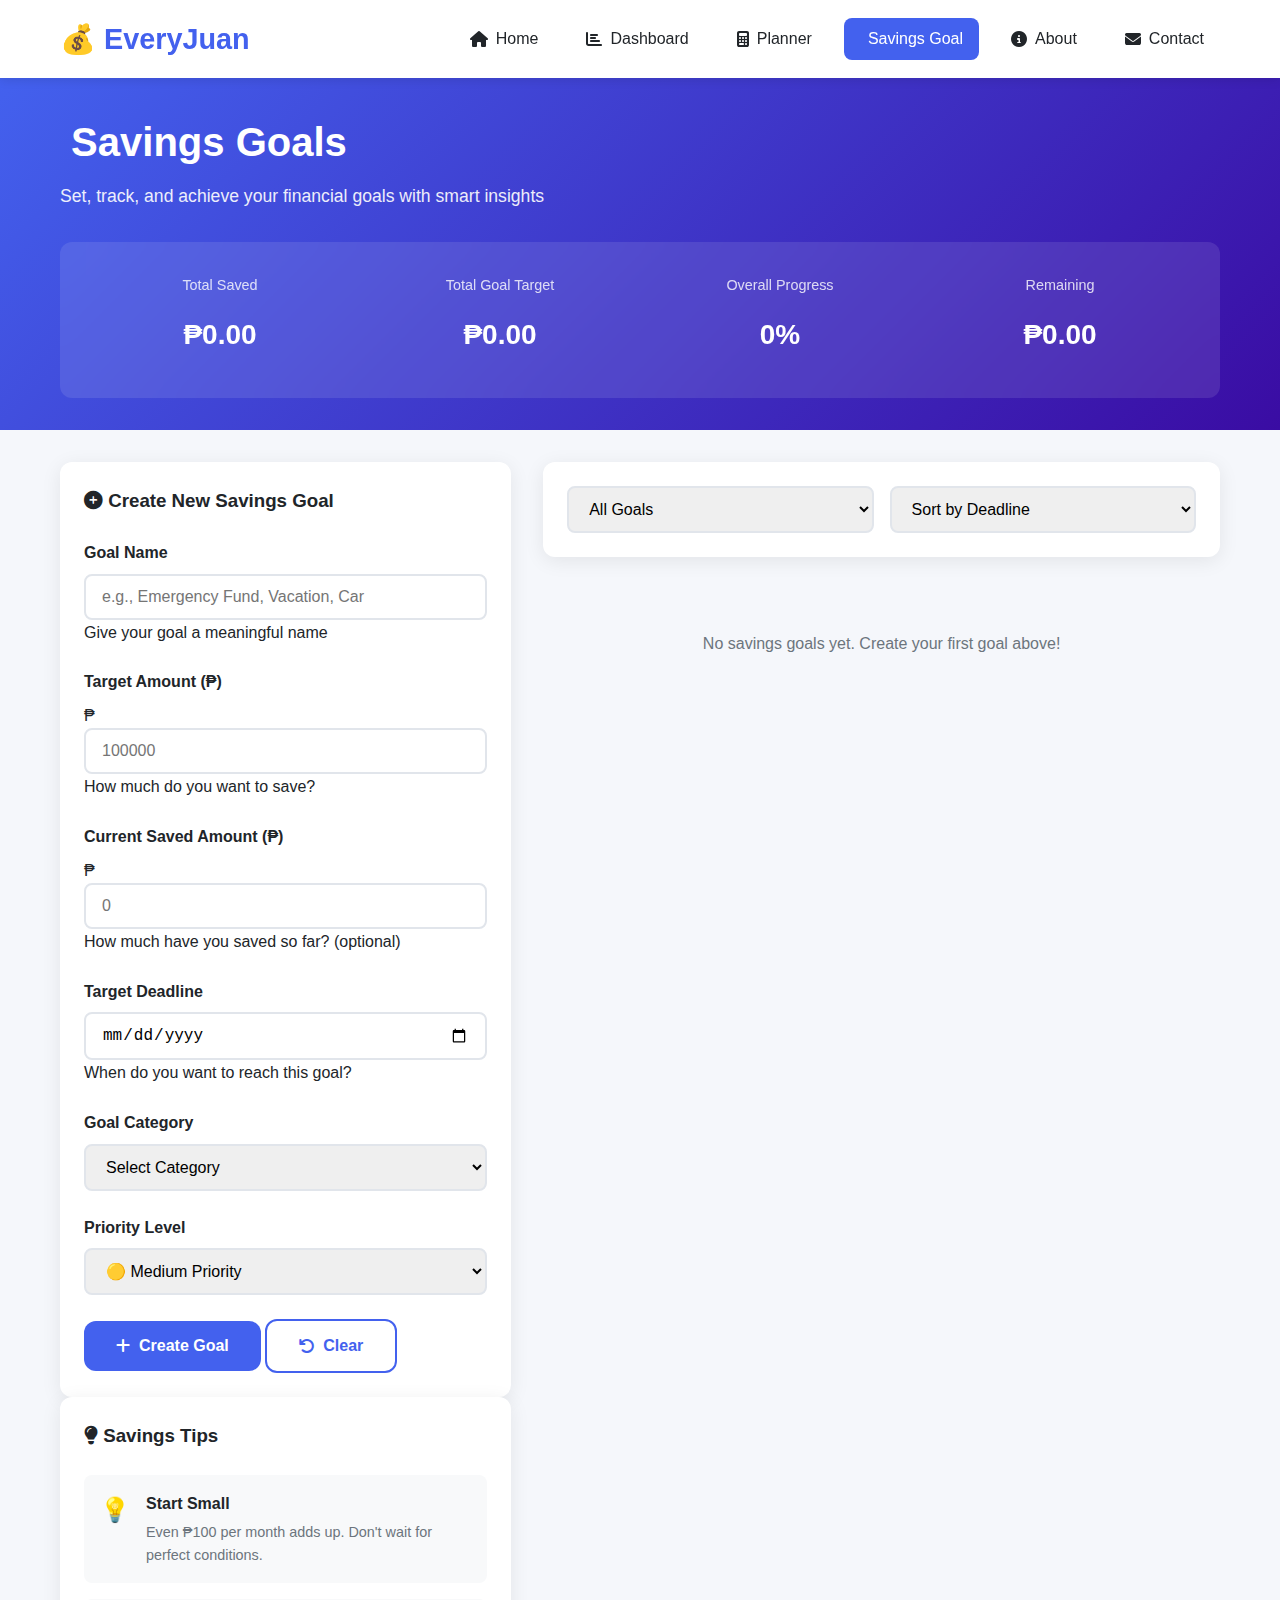
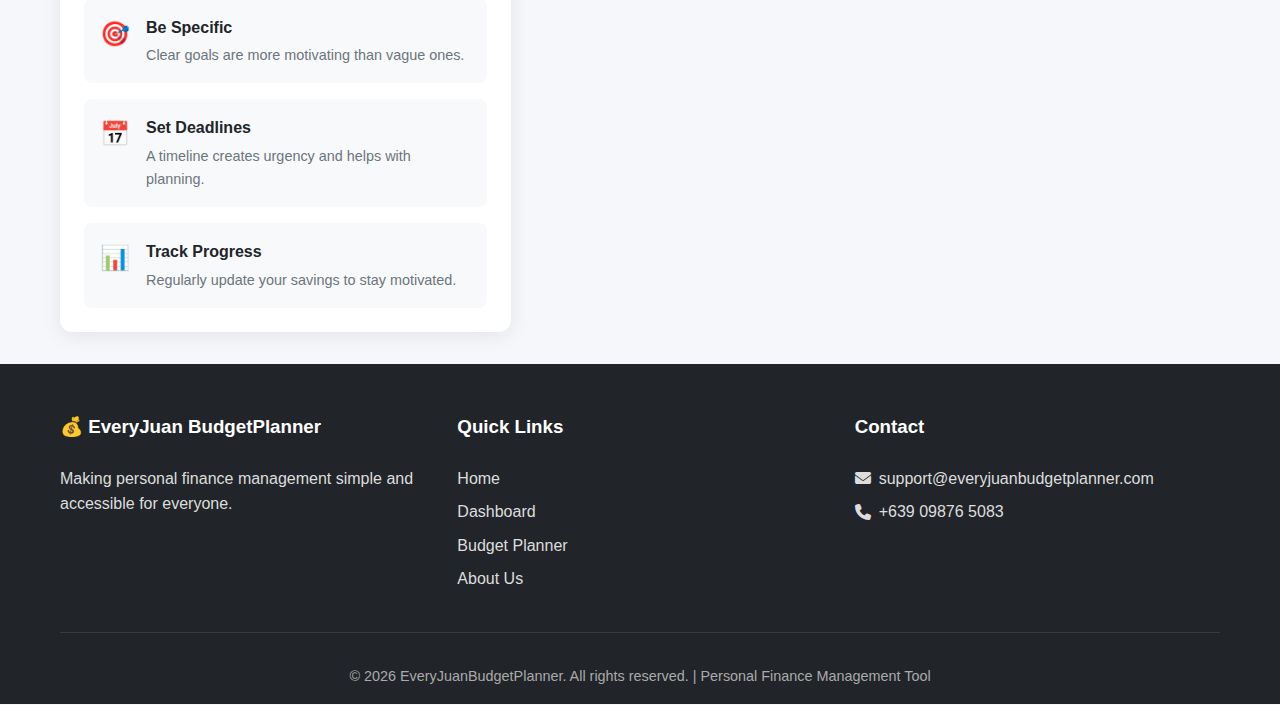
<file: savings-goal.html>
<!DOCTYPE html>
<html lang="en">
<head>
    <meta charset="UTF-8">
    <meta name="viewport" content="width=device-width, initial-scale=1.0">
    <title>Savings Goals | BudgetPlanner</title>
    <link rel="stylesheet" href="style.css">
    <link rel="stylesheet" href="https://cdnjs.cloudflare.com/ajax/libs/font-awesome/6.4.0/css/all.min.css">
</head>
<body>
    <!-- Navigation -->
    <nav class="navbar">
        <div class="container">
            <a href="index.html" class="logo">💰 EveryJuan</a>
            <ul class="nav-links">
                <li><a href="index.html"><i class="fas fa-home"></i> Home</a></li>
                <li><a href="dashboard.html"><i class="fas fa-chart-bar"></i> Dashboard</a></li>
                <li><a href="planner.html"><i class="fas fa-calculator"></i> Planner</a></li>
                <li><a href="savings-goal.html" class="active"><i class="fas fa-target"></i> Savings Goal</a></li>
                <li><a href="about.html"><i class="fas fa-info-circle"></i> About</a></li>
                <li><a href="contact.html"><i class="fas fa-envelope"></i> Contact</a></li>
            </ul>
            <button class="menu-toggle">
                <i class="fas fa-bars"></i>
            </button>
        </div>
    </nav>

    <!-- Savings Goal Header -->
    <section class="savings-header">
        <div class="container">
            <h1><i class="fas fa-target"></i> Savings Goals</h1>
            <p class="subtitle">Set, track, and achieve your financial goals with smart insights</p>
            
            <!-- Overall Savings Summary -->
            <div class="overall-summary">
                <div class="summary-item">
                    <span class="summary-label">Total Saved</span>
                    <span class="summary-value" id="total-saved-amount">₱0</span>
                </div>
                <div class="summary-item">
                    <span class="summary-label">Total Goal Target</span>
                    <span class="summary-value" id="total-goal-target">₱0</span>
                </div>
                <div class="summary-item">
                    <span class="summary-label">Overall Progress</span>
                    <span class="summary-value" id="overall-progress-pct">0%</span>
                </div>
                <div class="summary-item">
                    <span class="summary-label">Remaining</span>
                    <span class="summary-value" id="total-remaining-amount">₱0</span>
                </div>
            </div>
        </div>
    </section>

    <!-- Main Content -->
    <section class="savings-content">
        <div class="container">
            <div class="savings-grid">
                <!-- Left Column: Add New Goal Form -->
                <div class="savings-left">
                    <!-- Add Goal Form -->
                    <div class="card goal-form-card">
                        <h3><i class="fas fa-plus-circle"></i> Create New Savings Goal</h3>
                        <form id="goal-form">
                            <div class="form-group">
                                <label for="goal-name">Goal Name</label>
                                <input type="text" id="goal-name" class="form-control" 
                                       placeholder="e.g., Emergency Fund, Vacation, Car" required>
                                <p class="form-help">Give your goal a meaningful name</p>
                            </div>

                            <div class="form-group">
                                <label for="goal-target">Target Amount (₱)</label>
                                <div class="input-with-icon">
                                    <span class="input-icon">₱</span>
                                    <input type="number" id="goal-target" class="form-control" 
                                           placeholder="100000" min="0" step="0.01" required>
                                </div>
                                <p class="form-help">How much do you want to save?</p>
                            </div>

                            <div class="form-group">
                                <label for="goal-current">Current Saved Amount (₱)</label>
                                <div class="input-with-icon">
                                    <span class="input-icon">₱</span>
                                    <input type="number" id="goal-current" class="form-control" 
                                           placeholder="0" min="0" step="0.01">
                                </div>
                                <p class="form-help">How much have you saved so far? (optional)</p>
                            </div>

                            <div class="form-group">
                                <label for="goal-deadline">Target Deadline</label>
                                <input type="date" id="goal-deadline" class="form-control" required>
                                <p class="form-help">When do you want to reach this goal?</p>
                            </div>

                            <div class="form-group">
                                <label for="goal-category">Goal Category</label>
                                <select id="goal-category" class="form-control" required>
                                    <option value="">Select Category</option>
                                    <option value="Emergency Fund">🆘 Emergency Fund</option>
                                    <option value="Vacation">✈️ Vacation</option>
                                    <option value="Vehicle">🚗 Vehicle</option>
                                    <option value="Home">🏠 Home/Property</option>
                                    <option value="Education">📚 Education</option>
                                    <option value="Investment">📈 Investment</option>
                                    <option value="Wedding">💒 Wedding</option>
                                    <option value="Retirement">🏖️ Retirement</option>
                                    <option value="Other">📦 Other</option>
                                </select>
                            </div>

                            <div class="form-group">
                                <label for="goal-priority">Priority Level</label>
                                <select id="goal-priority" class="form-control" required>
                                    <option value="High">🔴 High Priority</option>
                                    <option value="Medium" selected>🟡 Medium Priority</option>
                                    <option value="Low">🟢 Low Priority</option>
                                </select>
                            </div>

                            <div class="form-actions">
                                <button type="submit" class="btn btn-primary">
                                    <i class="fas fa-plus"></i> Create Goal
                                </button>
                                <button type="button" id="clear-goal-form" class="btn btn-secondary">
                                    <i class="fas fa-undo"></i> Clear
                                </button>
                            </div>
                        </form>
                    </div>

                    <!-- Quick Tips -->
                    <div class="card tips-card">
                        <h3><i class="fas fa-lightbulb"></i> Savings Tips</h3>
                        <div class="quick-tips-list">
                            <div class="quick-tip">
                                <div class="tip-icon">💡</div>
                                <div>
                                    <strong>Start Small</strong>
                                    <p>Even ₱100 per month adds up. Don't wait for perfect conditions.</p>
                                </div>
                            </div>
                            <div class="quick-tip">
                                <div class="tip-icon">🎯</div>
                                <div>
                                    <strong>Be Specific</strong>
                                    <p>Clear goals are more motivating than vague ones.</p>
                                </div>
                            </div>
                            <div class="quick-tip">
                                <div class="tip-icon">📅</div>
                                <div>
                                    <strong>Set Deadlines</strong>
                                    <p>A timeline creates urgency and helps with planning.</p>
                                </div>
                            </div>
                            <div class="quick-tip">
                                <div class="tip-icon">📊</div>
                                <div>
                                    <strong>Track Progress</strong>
                                    <p>Regularly update your savings to stay motivated.</p>
                                </div>
                            </div>
                        </div>
                    </div>
                </div>

                <!-- Right Column: Goals List & Tracking -->
                <div class="savings-right">
                    <!-- Filter and Sort -->
                    <div class="card goals-controls">
                        <div class="controls-group">
                            <select id="filter-status" class="form-control">
                                <option value="">All Goals</option>
                                <option value="on-track">✅ On Track</option>
                                <option value="at-risk">⚠️ At Risk</option>
                                <option value="off-track">❌ Off Track</option>
                                <option value="completed">🎉 Completed</option>
                            </select>
                            <select id="sort-goals" class="form-control">
                                <option value="deadline">Sort by Deadline</option>
                                <option value="priority">Sort by Priority</option>
                                <option value="progress">Sort by Progress</option>
                                <option value="name">Sort by Name</option>
                            </select>
                        </div>
                    </div>

                    <!-- Goals List -->
                    <div id="goals-list" class="goals-list">
                        <div class="empty-state">
                            <i class="fas fa-target"></i>
                            <p>No savings goals yet. Create your first goal above!</p>
                        </div>
                    </div>
                </div>
            </div>
        </div>
    </section>

    <!-- Smart Tips Modal (Hidden by default) -->
    <div id="tips-modal" class="modal" style="display: none;">
        <div class="modal-content">
            <span class="close-modal">&times;</span>
            <div id="tips-modal-body"></div>
        </div>
    </div>

    <!-- Footer -->
    <footer class="footer">
        <div class="container">
            <div class="footer-content">
                <div class="footer-section">
                    <h3>💰 EveryJuan BudgetPlanner</h3>
                    <p>Making personal finance management simple and accessible for everyone.</p>
                </div>
                <div class="footer-section">
                    <h3>Quick Links</h3>
                    <ul>
                        <li><a href="index.html">Home</a></li>
                        <li><a href="dashboard.html">Dashboard</a></li>
                        <li><a href="planner.html">Budget Planner</a></li>
                        <li><a href="about.html">About Us</a></li>
                    </ul>
                </div>
                <div class="footer-section">
                    <h3>Contact</h3>
                    <p><i class="fas fa-envelope"></i> support@everyjuanbudgetplanner.com</p>
                    <p><i class="fas fa-phone"></i> +639 09876 5083</p>
                </div>
            </div>
            <div class="footer-bottom">
                <p>&copy; 2026 EveryJuanBudgetPlanner. All rights reserved. | Personal Finance Management Tool</p>
            </div>
        </div>
    </footer>

    <script src="script.js"></script>
    <script src="savings-goal.js"></script>
</body>
</html>
</file>
<file: style.css>
/* Reset and Base Styles */
* {
    margin: 0;
    padding: 0;
    box-sizing: border-box;
}

:root {
    --primary-color: #4361ee;
    --secondary-color: #3a0ca3;
    --success-color: #4cc9f0;
    --danger-color: #f72585;
    --warning-color: #f8961e;
    --light-color: #f8f9fa;
    --dark-color: #212529;
    --gray-color: #6c757d;
    --card-bg: #ffffff;
    --body-bg: #f5f7fb;
    --border-radius: 12px;
    --box-shadow: 0 4px 20px rgba(0, 0, 0, 0.08);
    --transition: all 0.3s ease;
}

body {
    font-family: 'Segoe UI', Tahoma, Geneva, Verdana, sans-serif;
    line-height: 1.6;
    color: var(--dark-color);
    background-color: var(--body-bg);
}

.container {
    width: 100%;
    max-width: 1200px;
    margin: 0 auto;
    padding: 0 20px;
}

/* Navigation */
.navbar {
    background-color: white;
    box-shadow: 0 2px 10px rgba(0, 0, 0, 0.1);
    position: sticky;
    top: 0;
    z-index: 1000;
}

.navbar .container {
    display: flex;
    justify-content: space-between;
    align-items: center;
    padding: 1rem 20px;
}

.logo {
    font-size: 1.8rem;
    font-weight: 700;
    color: var(--primary-color);
    text-decoration: none;
}

.nav-links {
    display: flex;
    list-style: none;
    flex-wrap: nowrap;
}

.nav-links li {
    margin-left: 1rem;
    white-space: nowrap;
}

.nav-links a {
    text-decoration: none;
    color: var(--dark-color);
    font-weight: 500;
    padding: 0.5rem 1rem;
    border-radius: 8px;
    transition: var(--transition);
    display: flex;
    align-items: center;
    gap: 0.5rem;
}

.nav-links a:hover {
    background-color: rgba(67, 97, 238, 0.1);
    color: var(--primary-color);
}

.nav-links a.active {
    background-color: var(--primary-color);
    color: white;
}

.menu-toggle {
    display: none;
    background: none;
    border: none;
    font-size: 1.5rem;
    cursor: pointer;
    color: var(--dark-color);
}

/* Hero Section */
.hero {
    padding: 4rem 0;
    background: linear-gradient(135deg, #f5f7fb 0%, #e3e9ff 100%);
}

.hero .container {
    display: flex;
    align-items: center;
    gap: 3rem;
}

.hero-content {
    flex: 1;
}

.hero h1 {
    font-size: 3.5rem;
    margin-bottom: 1.5rem;
    color: var(--secondary-color);
    min-height: 120px;
}

.hero-subtitle {
    font-size: 1.2rem;
    color: var(--gray-color);
    margin-bottom: 2rem;
    max-width: 600px;
}

.cta-buttons {
    display: flex;
    gap: 1rem;
    flex-wrap: wrap;
}

.btn {
    padding: 1rem 2rem;
    border-radius: var(--border-radius);
    font-weight: 600;
    text-decoration: none;
    display: inline-flex;
    align-items: center;
    gap: 0.5rem;
    transition: var(--transition);
    border: none;
    cursor: pointer;
    font-size: 1rem;
}

.btn-primary {
    background-color: var(--primary-color);
    color: white;
}

.btn-primary:hover {
    background-color: var(--secondary-color);
    transform: translateY(-2px);
    box-shadow: 0 6px 20px rgba(67, 97, 238, 0.3);
}

.btn-secondary {
    background-color: white;
    color: var(--primary-color);
    border: 2px solid var(--primary-color);
}

.btn-secondary:hover {
    background-color: rgba(67, 97, 238, 0.1);
    transform: translateY(-2px);
}

.hero-image {
    flex: 1;
}

.financial-cards {
    display: grid;
    grid-template-columns: repeat(2, 1fr);
    gap: 1.5rem;
}

.card {
    background-color: var(--card-bg);
    border-radius: var(--border-radius);
    padding: 1.5rem;
    box-shadow: var(--box-shadow);
    transition: var(--transition);
}

.card:hover {
    transform: translateY(-5px);
    box-shadow: 0 8px 25px rgba(0, 0, 0, 0.15);
}

.stat-card {
    text-align: center;
}

.stat-card i {
    font-size: 2.5rem;
    color: var(--primary-color);
    margin-bottom: 1rem;
}

.stat-card h3 {
    margin-bottom: 0.5rem;
    color: var(--dark-color);
}

.stat-card p {
    color: var(--gray-color);
    font-size: 0.9rem;
}

/* Features Section */
.features {
    padding: 5rem 0;
    background-color: white;
}

.features h2 {
    text-align: center;
    margin-bottom: 3rem;
    font-size: 2.5rem;
    color: var(--secondary-color);
}

.features-grid {
    display: grid;
    grid-template-columns: repeat(auto-fit, minmax(300px, 1fr));
    gap: 2rem;
}

.feature-card {
    background-color: var(--card-bg);
    border-radius: var(--border-radius);
    padding: 2rem;
    box-shadow: var(--box-shadow);
    text-align: center;
    transition: var(--transition);
}

.feature-card:hover {
    transform: translateY(-10px);
}

.feature-icon {
    width: 70px;
    height: 70px;
    background: linear-gradient(135deg, var(--primary-color), var(--success-color));
    border-radius: 50%;
    display: flex;
    align-items: center;
    justify-content: center;
    margin: 0 auto 1.5rem;
}

.feature-icon i {
    font-size: 2rem;
    color: white;
}

.feature-card h3 {
    margin-bottom: 1rem;
    color: var(--dark-color);
}

/* Quick Stats */
.quick-stats {
    padding: 5rem 0;
    background: linear-gradient(135deg, var(--primary-color), var(--secondary-color));
    color: white;
}

.quick-stats h2 {
    text-align: center;
    margin-bottom: 3rem;
    font-size: 2.5rem;
}

.stats-grid {
    display: grid;
    grid-template-columns: repeat(auto-fit, minmax(200px, 1fr));
    gap: 2rem;
}

.stat-item {
    text-align: center;
    padding: 2rem;
    background: rgba(255, 255, 255, 0.1);
    border-radius: var(--border-radius);
    backdrop-filter: blur(10px);
}

.stat-value {
    font-size: 3rem;
    font-weight: 700;
    margin-bottom: 0.5rem;
}

.stat-label {
    font-size: 1.1rem;
    opacity: 0.9;
}

/* Footer */
.footer {
    background-color: var(--dark-color);
    color: white;
    padding: 3rem 0 1rem;
}

.footer-content {
    display: grid;
    grid-template-columns: repeat(auto-fit, minmax(250px, 1fr));
    gap: 2rem;
    margin-bottom: 2rem;
}

.footer-section h3 {
    margin-bottom: 1.5rem;
    color: white;
}

.footer-section ul {
    list-style: none;
}

.footer-section ul li {
    margin-bottom: 0.5rem;
}

.footer-section a {
    color: #ddd;
    text-decoration: none;
    transition: var(--transition);
}

.footer-section a:hover {
    color: white;
    padding-left: 5px;
}

.footer-section p {
    margin-bottom: 0.5rem;
    color: #ddd;
    display: flex;
    align-items: center;
    gap: 0.5rem;
}

.footer-bottom {
    text-align: center;
    padding-top: 2rem;
    border-top: 1px solid rgba(255, 255, 255, 0.1);
    color: #aaa;
    font-size: 0.9rem;
}

/* Chart Styles */
.chart-container {
    background-color: white;
    border-radius: var(--border-radius);
    padding: 2rem;
    box-shadow: var(--box-shadow);
    margin-bottom: 2rem;
}

.chart-title {
    margin-bottom: 1.5rem;
    color: var(--secondary-color);
    display: flex;
    align-items: center;
    gap: 0.5rem;
}

/* Dashboard Specific */
.dashboard-grid {
    display: grid;
    grid-template-columns: repeat(auto-fit, minmax(300px, 1fr));
    gap: 2rem;
    padding: 2rem 0;
}

.summary-card {
    background-color: white;
    border-radius: var(--border-radius);
    padding: 1.5rem;
    box-shadow: var(--box-shadow);
}

.summary-card h3 {
    margin-bottom: 1rem;
    color: var(--dark-color);
    display: flex;
    align-items: center;
    gap: 0.5rem;
}

.summary-value {
    font-size: 2.5rem;
    font-weight: 700;
    margin-bottom: 0.5rem;
}

.income-value {
    color: var(--success-color);
}

.expense-value {
    color: var(--danger-color);
}

.savings-value {
    color: var(--primary-color);
}

/* Planner Specific */
.budget-form {
    background-color: white;
    border-radius: var(--border-radius);
    padding: 2rem;
    box-shadow: var(--box-shadow);
    margin-bottom: 2rem;
}

.form-group {
    margin-bottom: 1.5rem;
}

.form-group label {
    display: block;
    margin-bottom: 0.5rem;
    font-weight: 600;
    color: var(--dark-color);
}

.form-control {
    width: 100%;
    padding: 0.75rem 1rem;
    border: 2px solid #e1e5eb;
    border-radius: 8px;
    font-size: 1rem;
    transition: var(--transition);
}

.form-control:focus {
    outline: none;
    border-color: var(--primary-color);
    box-shadow: 0 0 0 3px rgba(67, 97, 238, 0.1);
}

.input-group {
    display: flex;
    gap: 1rem;
}

.input-group .form-control {
    flex: 1;
}

.category-select {
    background-color: white;
}

.btn-add {
    background-color: var(--success-color);
    color: white;
    padding: 0.75rem 1.5rem;
    white-space: nowrap;
}

.btn-add:hover {
    background-color: #3ab5d9;
}

.budget-items {
    margin-top: 2rem;
}

.budget-item {
    display: flex;
    justify-content: space-between;
    align-items: center;
    padding: 1rem;
    background-color: #f8f9fa;
    border-radius: 8px;
    margin-bottom: 0.5rem;
    transition: var(--transition);
}

.budget-item:hover {
    background-color: #e9ecef;
}

.item-actions {
    display: flex;
    gap: 0.5rem;
}

.btn-icon {
    background: none;
    border: none;
    cursor: pointer;
    color: var(--gray-color);
    font-size: 1rem;
    transition: var(--transition);
}

.btn-icon:hover {
    color: var(--danger-color);
}

/* Responsive Design */
@media (max-width: 992px) {
    .hero .container {
        flex-direction: column;
        text-align: center;
    }
    
    .hero h1 {
        font-size: 2.5rem;
        min-height: 90px;
    }
    
    .cta-buttons {
        justify-content: center;
    }
}

@media (max-width: 768px) {
    .nav-links {
        display: none;
        position: absolute;
        top: 100%;
        left: 0;
        right: 0;
        background-color: white;
        flex-direction: column;
        padding: 1rem;
        box-shadow: 0 4px 10px rgba(0, 0, 0, 0.1);
    }
    
    .nav-links.active {
        display: flex;
    }
    
    .nav-links li {
        margin: 0.5rem 0;
    }
    
    .menu-toggle {
        display: block;
    }
    
    .hero h1 {
        font-size: 2rem;
        min-height: 80px;
    }
    
    .financial-cards {
        grid-template-columns: 1fr;
    }
    
    .stats-grid {
        grid-template-columns: repeat(2, 1fr);
    }
}

@media (max-width: 480px) {
    .stats-grid {
        grid-template-columns: 1fr;
    }
    
    .btn {
        width: 100%;
        justify-content: center;
    }
    
    .input-group {
        flex-direction: column;
    }
}

/* Typing Animation */
#typing-animation::after {
    content: '|';
    animation: blink 1s infinite;
}

@keyframes blink {
    0%, 100% { opacity: 1; }
    50% { opacity: 0; }
}

/* Alert Messages */
.alert {
    padding: 1rem;
    border-radius: 8px;
    margin-bottom: 1rem;
    display: flex;
    align-items: center;
    gap: 0.5rem;
}

.alert-success {
    background-color: rgba(76, 201, 240, 0.1);
    border-left: 4px solid var(--success-color);
    color: #0c5460;
}

.alert-danger {
    background-color: rgba(247, 37, 133, 0.1);
    border-left: 4px solid var(--danger-color);
    color: #721c24;
}

/* Progress Bars */
.progress-container {
    margin-top: 1rem;
}

.progress-bar {
    height: 10px;
    background-color: #e9ecef;
    border-radius: 5px;
    overflow: hidden;
    margin-bottom: 0.5rem;
}

.progress-fill {
    height: 100%;
    background: linear-gradient(90deg, var(--success-color), var(--primary-color));
    border-radius: 5px;
    transition: width 0.5s ease;
}

.progress-label {
    display: flex;
    justify-content: space-between;
    font-size: 0.9rem;
    color: var(--gray-color);
}

/* Savings Header */
.savings-header {
    padding: 3rem 0;
    background: linear-gradient(135deg, var(--primary-color), var(--secondary-color));
    color: white;
}

.savings-header h1 {
    font-size: 2.5rem;
    margin-bottom: 0.5rem;
    color: white;
}

.savings-header .subtitle {
    font-size: 1.1rem;
    opacity: 0.9;
    margin-bottom: 1.5rem;
    color: white;
}

.overall-summary {
    display: grid;
    grid-template-columns: repeat(auto-fit, minmax(150px, 1fr));
    gap: 1.5rem;
    background: rgba(255, 255, 255, 0.1);
    padding: 1.5rem;
    border-radius: 12px;
    backdrop-filter: blur(10px);
}

.summary-item {
    display: flex;
    flex-direction: column;
    gap: 0.5rem;
}

.summary-label {
    font-size: 0.9rem;
    opacity: 0.8;
}

.summary-value {
    font-size: 1.5rem;
    font-weight: 700;
}

/* ========================= ABOUT PAGE STYLES ========================= */

/* HERO SECTION */
.about-hero {
    padding: 4rem 0;
    background: linear-gradient(135deg, var(--primary-color), var(--secondary-color));
    color: white;
    text-align: center;
}

.about-hero h1 {
    font-size: 3rem;
    font-weight: 700;
    margin-bottom: 1.2rem;
    color: white;
    text-shadow: 1px 1px 4px rgba(0, 0, 0, 0.3);
}

.about-hero .hero-subtitle {
    font-size: 1.4rem;
    line-height: 1.8;
    font-weight: 500;
    max-width: 800px;
    margin: 0 auto;
    opacity: 0.95;
    text-shadow: 1px 1px 3px rgba(0, 0, 0, 0.25);
    color: #ffffff;
}

/* MISSION SECTION */
.mission-section {
    padding: 3rem 0;
    background-color: var(--body-bg);
}

.mission-card {
    background: white;
    border-radius: 15px;
    padding: 2.5rem;
    box-shadow: var(--box-shadow);
    display: flex;
    gap: 2rem;
    align-items: center;
    transition: all 0.3s ease;
}

.mission-card:hover {
    transform: translateY(-5px);
    box-shadow: 0 15px 40px rgba(67, 97, 238, 0.15);
}

.mission-icon {
    width: 80px;
    height: 80px;
    background: linear-gradient(135deg, var(--primary-color), var(--success-color));
    border-radius: 15px;
    display: flex;
    align-items: center;
    justify-content: center;
    flex-shrink: 0;
}

.mission-icon i {
    font-size: 2rem;
    color: white;
}

.mission-content h2 {
    color: var(--secondary-color);
    margin-bottom: 1rem;
    font-size: 2rem;
}

.mission-content p {
    color: var(--gray-color);
    line-height: 1.8;
    margin-bottom: 0.8rem;
}

/* ABOUT CONTENT GRID */
.about-content {
    padding: 4rem 0;
    background-color: var(--body-bg);
}

.about-grid {
    display: grid;
    grid-template-columns: repeat(2, 1fr);
    gap: 2.5rem;
}

.about-card {
    background: white;
    border-radius: 15px;
    padding: 2rem;
    box-shadow: var(--box-shadow);
    transition: all 0.3s ease;
}

.about-card:hover {
    transform: translateY(-8px);
    box-shadow: 0 15px 40px rgba(67, 97, 238, 0.15);
}

.about-icon {
    width: 60px;
    height: 60px;
    background: linear-gradient(135deg, var(--primary-color), var(--success-color));
    border-radius: 12px;
    display: flex;
    align-items: center;
    justify-content: center;
    margin-bottom: 1.5rem;
}

.about-icon i {
    font-size: 1.5rem;
    color: white;
}

.about-card h3 {
    color: var(--secondary-color);
    margin-bottom: 1rem;
    font-size: 1.5rem;
}

.about-card p {
    color: var(--gray-color);
    line-height: 1.7;
    margin-bottom: 1rem;
}

/* VALUES LIST */
.values-list,
.work-steps {
    display: flex;
    flex-direction: column;
    gap: 1.5rem;
}

.value-item,
.step {
    display: flex;
    gap: 1rem;
    align-items: flex-start;
}

.value-item i,
.step-number {
    width: 40px;
    height: 40px;
    background: linear-gradient(135deg, var(--primary-color), var(--success-color));
    color: white;
    border-radius: 50%;
    display: flex;
    align-items: center;
    justify-content: center;
    font-weight: bold;
    flex-shrink: 0;
}

.value-item div,
.step-content {
    flex: 1;
}

.value-item h4,
.step-content h4 {
    color: var(--secondary-color);
    margin-bottom: 0.3rem;
}

.value-item p,
.step-content p {
    color: var(--gray-color);
    font-size: 0.95rem;
}

/* FEATURES HIGHLIGHT */
.features-highlight {
    padding: 4rem 0;
    background-color: white;
}

.features-highlight h2 {
    text-align: center;
    font-size: 2.5rem;
    color: var(--secondary-color);
    margin-bottom: 3rem;
}

.features-grid {
    display: grid;
    grid-template-columns: repeat(auto-fit, minmax(300px, 1fr));
    gap: 2rem;
}

.feature-highlight {
    background: var(--body-bg);
    border-radius: 12px;
    padding: 2rem;
    text-align: center;
    transition: all 0.3s ease;
}

.feature-highlight:hover {
    transform: translateY(-5px);
    background: white;
    box-shadow: var(--box-shadow);
}

.feature-icon {
    width: 70px;
    height: 70px;
    background: linear-gradient(135deg, var(--primary-color), var(--success-color));
    border-radius: 12px;
    display: flex;
    align-items: center;
    justify-content: center;
    margin: 0 auto 1.5rem;
}

.feature-icon i {
    font-size: 2rem;
    color: white;
}

.feature-highlight h3 {
    color: var(--secondary-color);
    margin-bottom: 1rem;
}

.feature-highlight p {
    color: var(--gray-color);
    line-height: 1.6;
}

/* TEAM SECTION */
.team-section {
    padding: 4rem 0;
    background-color: var(--body-bg);
}

.team-section h2 {
    text-align: center;
    font-size: 2.5rem;
    color: var(--secondary-color);
    margin-bottom: 1rem;
}

.section-subtitle {
    text-align: center;
    color: var(--gray-color);
    font-size: 1.1rem;
    margin-bottom: 3rem;
}

.team-grid {
    display: grid;
    grid-template-columns: repeat(auto-fit, minmax(250px, 1fr));
    gap: 2rem;
}

.team-member {
    background: white;
    border-radius: 12px;
    padding: 2rem;
    text-align: center;
    box-shadow: var(--box-shadow);
    transition: all 0.3s ease;
}

.team-member:hover {
    transform: translateY(-8px);
    box-shadow: 0 15px 40px rgba(67, 97, 238, 0.15);
}

.member-avatar {
    width: 100px;
    height: 100px;
    background: linear-gradient(135deg, var(--primary-color), var(--success-color));
    border-radius: 50%;
    display: flex;
    align-items: center;
    justify-content: center;
    margin: 0 auto 1.5rem;
    font-size: 2.5rem;
    color: white;
}

.team-member h3 {
    color: var(--secondary-color);
    margin-bottom: 0.5rem;
}

.member-role {
    color: var(--primary-color);
    font-weight: 600;
    margin-bottom: 1rem;
}

.member-bio {
    color: var(--gray-color);
    font-size: 0.95rem;
    line-height: 1.6;
}

/* FAQ SECTION */
.faq-section {
    padding: 4rem 0;
    background-color: white;
}

.faq-section h2 {
    text-align: center;
    font-size: 2.5rem;
    color: var(--secondary-color);
    margin-bottom: 3rem;
}

.faq-grid {
    display: grid;
    grid-template-columns: repeat(auto-fit, minmax(300px, 1fr));
    gap: 1.5rem;
    max-width: 1000px;
    margin: 0 auto;
}

.faq-item {
    background: var(--body-bg);
    border-radius: 12px;
    overflow: hidden;
}

.faq-question {
    display: flex;
    justify-content: space-between;
    align-items: center;
    padding: 1.5rem;
    cursor: pointer;
    transition: all 0.3s ease;
    background: white;
    border: 2px solid var(--body-bg);
}

.faq-question:hover {
    background: var(--body-bg);
    border-color: var(--primary-color);
}

.faq-question h3 {
    color: var(--secondary-color);
    font-size: 1.1rem;
    margin: 0;
}

.faq-toggle {
    background: none;
    border: none;
    cursor: pointer;
    font-size: 1.2rem;
    color: var(--primary-color);
    transition: transform 0.3s ease;
    padding: 0;
}

.faq-answer {
    display: none;
    padding: 1.5rem;
    color: var(--gray-color);
    background: white;
    line-height: 1.7;
}

.faq-answer p {
    margin: 0;
}

/* CTA SECTION */
.cta-section {
    padding: 4rem 0;
    background: linear-gradient(135deg, var(--primary-color), var(--secondary-color));
    color: white;
    text-align: center;
}

.cta-content h2 {
    font-size: 2.5rem;
    margin-bottom: 1rem;
}

.cta-content p {
    font-size: 1.2rem;
    margin-bottom: 2rem;
    opacity: 0.95;
}

.cta-buttons {
    display: flex;
    gap: 1rem;
    justify-content: center;
    flex-wrap: wrap;
}

/* RESPONSIVE */
@media (max-width: 768px) {
    .about-grid {
        grid-template-columns: 1fr;
    }

    .about-hero h1 {
        font-size: 2rem;
    }

    .about-hero .hero-subtitle {
        font-size: 1.1rem;
    }

    .mission-card {
        flex-direction: column;
        text-align: center;
    }

    .features-grid,
    .team-grid,
    .faq-grid {
        grid-template-columns: 1fr;
    }

    .cta-content h2 {
        font-size: 1.8rem;
    }

    .cta-buttons {
        flex-direction: column;
    }
}
</file>
